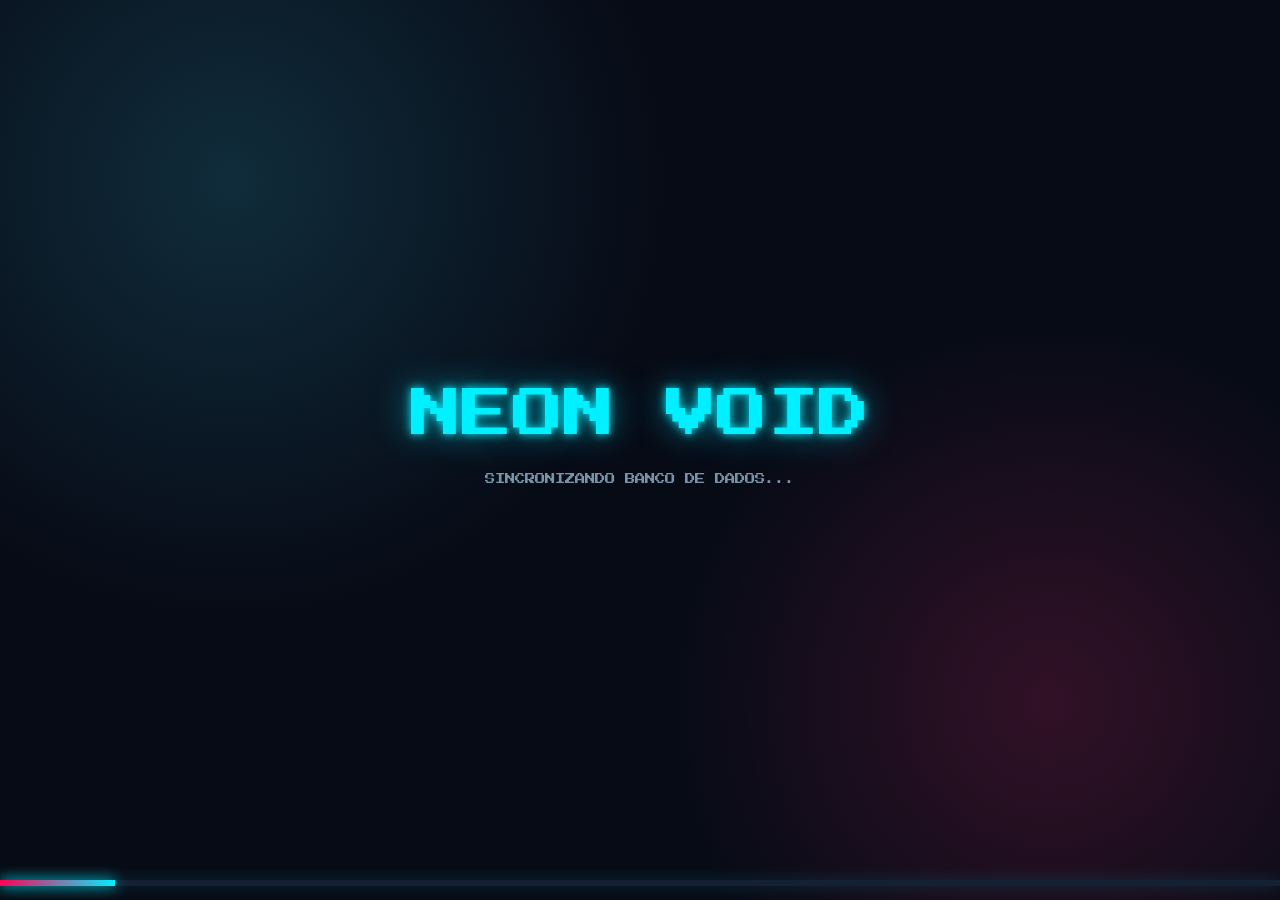
<file: index.html>
<!DOCTYPE html>
<html lang="pt-BR">

<head>
    <meta charset="UTF-8">
    <meta name="viewport" content="width=device-width, initial-scale=1.0">
    <title>Neon Void | Inicializando</title>
    <link rel="manifest" href="manifest.json">
    <link rel="preconnect" href="https://fonts.googleapis.com">
    <link rel="preconnect" href="https://fonts.gstatic.com" crossorigin>
    <link href="https://fonts.googleapis.com/css2?family=Press+Start+2P&display=swap" rel="stylesheet">
    
    <style>
        :root {
            color-scheme: dark;
            --fundo: #070b16;
            --painel: #0d1424;
            --ciano: #00f0ff;
            --magenta: #ff0055;
            --texto: #e8fbff;
            --muted: #7894a8;
        }

        * {
            box-sizing: border-box;
        }

        html,
        body {
            margin: 0;
            min-height: 100%;
        }

        body {
            min-height: 100vh;
            display: grid;
            place-items: center;
            overflow: hidden;
            color: var(--texto);
            background: radial-gradient(circle at 18% 20%, #102c3b 0, transparent 34%),
                radial-gradient(circle at 82% 78%, #321127 0, transparent 30%), var(--fundo);
            font-family: "Press Start 2P", monospace;
        }

        .tela {
            width: min(680px, 90vw);
            text-align: center;
            animation: surgir 1.8s ease both;
        }

        .marca {
            margin: 0;
            color: var(--ciano);
            font: 400 clamp(1.45rem, 6vw, 3.2rem)/1.35 "Press Start 2P", monospace;
            letter-spacing: 0;
            text-shadow: 0 0 10px var(--ciano), 0 0 34px #008da0;
        }

        .status {
            min-height: 1.5em;
            margin: 1.3rem 0 2rem;
            color: var(--muted);
            font-size: .65rem;
            line-height: 1.8;
            letter-spacing: 0;
            text-transform: uppercase;
        }

        .carregamento {
            position: fixed;
            right: 0;
            bottom: 14px;
            left: 0;
            height: 6px;
            background: #142033;
            box-shadow: 0 0 16px #00f0ff33;
        }

        .progresso {
            width: 0;
            height: 100%;
            background: linear-gradient(90deg, var(--magenta), var(--ciano));
            box-shadow: 0 0 14px var(--ciano);
            transition: width .18s linear;
        }

        .atualizacao {
            display: none;
            margin: 0 auto;
            padding: 1.4rem;
            border: 1px solid var(--magenta);
            background: #160c1aee;
            box-shadow: 0 0 24px #ff005533;
        }

        .atualizacao h2 {
            margin: 0 0 .7rem;
            color: #ff668f;
            font-size: 1rem;
            letter-spacing: .12em;
        }

        .atualizacao p {
            margin: 0 0 1rem;
            color: var(--muted);
            font-size: .65rem;
            line-height: 1.8;
        }

        .contagem {
            display: block;
            margin: 0 0 1.2rem;
            color: var(--ciano);
            font-size: .7rem;
        }

        .atualizacao button {
            border: 1px solid var(--ciano);
            padding: .7rem 1rem;
            color: var(--ciano);
            background: transparent;
            cursor: pointer;
            font: .62rem "Press Start 2P", monospace;
        }

        .atualizacao button:hover {
            background: #00f0ff18;
        }

        body.modo-atualizacao .atualizacao {
            display: block;
        }

        body.modo-atualizacao .carregamento {
            display: none;
        }

        @keyframes surgir {
            from {
                opacity: 0;
                transform: translateY(12px);
            }

            to {
                opacity: 1;
                transform: none;
            }
        }
    </style>
</head>

<body>
    <main class="tela" aria-live="polite">
        <h1 class="marca">NEON VOID</h1>
        <p class="status" id="status">Sincronizando banco de dados...</p>
        <section class="atualizacao" id="atualizacao" aria-live="assertive">
            <h2>ATUALIZAÇÃO NECESSÁRIA</h2>
            <p id="mensagem-atualizacao">Esta versão do jogo precisa ser atualizada para continuar.</p>
            <strong class="contagem" id="contagem-atualizacao"></strong>
            <button id="btn-atualizar" type="button">TENTAR NOVAMENTE</button>
        </section>
    </main>
    <div class="carregamento" aria-label="Carregamento">
        <div class="progresso" id="progresso"></div>
    </div>

    <script>
        (() => {
            const progresso = document.getElementById('progresso');
            const status = document.getElementById('status');
            const botaoAtualizar = document.getElementById('btn-atualizar');
            const mensagemAtualizacao = document.getElementById('mensagem-atualizacao');
            const contagemAtualizacao = document.getElementById('contagem-atualizacao');
            const DURACAO_CARREGAMENTO = 10000;
            const CONFIGURACAO_PADRAO = {
                versaoAtual: '1.0.0',
                versaoMinima: '1.0.0',
                atualizar: false,
                atualizacaoAgendada: { ativa: false, inicio: null, duracaoMinutos: 0 }
            };

            function compararVersoes(a, b) {
                const partesA = String(a || '0.0.0').split('.').map(Number);
                const partesB = String(b || '0.0.0').split('.').map(Number);
                for (let indice = 0; indice < 3; indice += 1) {
                    const valorA = Number.isFinite(partesA[indice]) ? partesA[indice] : 0;
                    const valorB = Number.isFinite(partesB[indice]) ? partesB[indice] : 0;
                    if (valorA !== valorB) return valorA - valorB;
                }
                return 0;
            }

            function obterJanelaAtualizacao(configuracao) {
                const agendamento = configuracao.atualizacaoAgendada;
                if (!agendamento || agendamento.ativa !== true || !agendamento.inicio) return null;
                const inicio = new Date(agendamento.inicio).getTime();
                const fim = inicio + Math.max(Number(agendamento.duracaoMinutos) || 0, 0) * 60000;
                if (!Number.isFinite(inicio) || !Number.isFinite(fim) || Date.now() < inicio || Date.now() >= fim) return null;
                return { inicio, fim };
            }

            function exibirTelaAtualizacao(configuracao, janela) {
                document.body.classList.add('modo-atualizacao');
                status.textContent = janela ? 'Atualização programada em andamento' : 'Banco de dados incompatível';
                if (configuracao.atualizacaoAgendada?.mensagem) mensagemAtualizacao.textContent = configuracao.atualizacaoAgendada.mensagem;
                if (janela) {
                    const atualizarContagem = () => {
                        const restante = Math.max(janela.fim - Date.now(), 0);
                        const minutos = Math.floor(restante / 60000);
                        const segundos = Math.floor((restante % 60000) / 1000).toString().padStart(2, '0');
                        contagemAtualizacao.textContent = `RETORNO ESTIMADO: ${minutos}M ${segundos}S`;
                        if (restante <= 0) window.location.reload();
                    };
                    atualizarContagem();
                    setInterval(atualizarContagem, 1000);
                }
            }

            async function iniciar() {
                let configuracao = CONFIGURACAO_PADRAO;
                try {
                    const resposta = await fetch('data/versao.json', { cache: 'no-store' });
                    if (resposta.ok) configuracao = { ...configuracao, ...await resposta.json() };
                } catch (erro) {
                    console.warn('Não foi possível ler o controle de versão:', erro);
                }

                const versaoInstalada = localStorage.getItem('nv_versao_dados') || configuracao.versaoAtual;
                const janelaAtualizacao = obterJanelaAtualizacao(configuracao);
                const precisaAtualizar = configuracao.atualizar === true || janelaAtualizacao ||
                    compararVersoes(versaoInstalada, configuracao.versaoMinima) < 0;
                if (precisaAtualizar) {
                    exibirTelaAtualizacao(configuracao, janelaAtualizacao);
                    return;
                }

                localStorage.setItem('nv_versao_dados', configuracao.versaoAtual);
                let valor = 0;
                const inicioCarregamento = Date.now();
                const temporizador = setInterval(() => {
                    valor = Math.min(((Date.now() - inicioCarregamento) / DURACAO_CARREGAMENTO) * 100, 100);
                    progresso.style.width = `${valor}%`;
                    if (valor >= 100) {
                        clearInterval(temporizador);
                        status.textContent = 'Carregamento concluído';
                        setTimeout(() => { window.location.href = 'UI/menu.html'; }, 700);
                    }
                }, 100);
            }

            botaoAtualizar.addEventListener('click', () => {
                window.location.reload();
            });
            iniciar();
        })();
    </script>
</body>

</html>
</file>
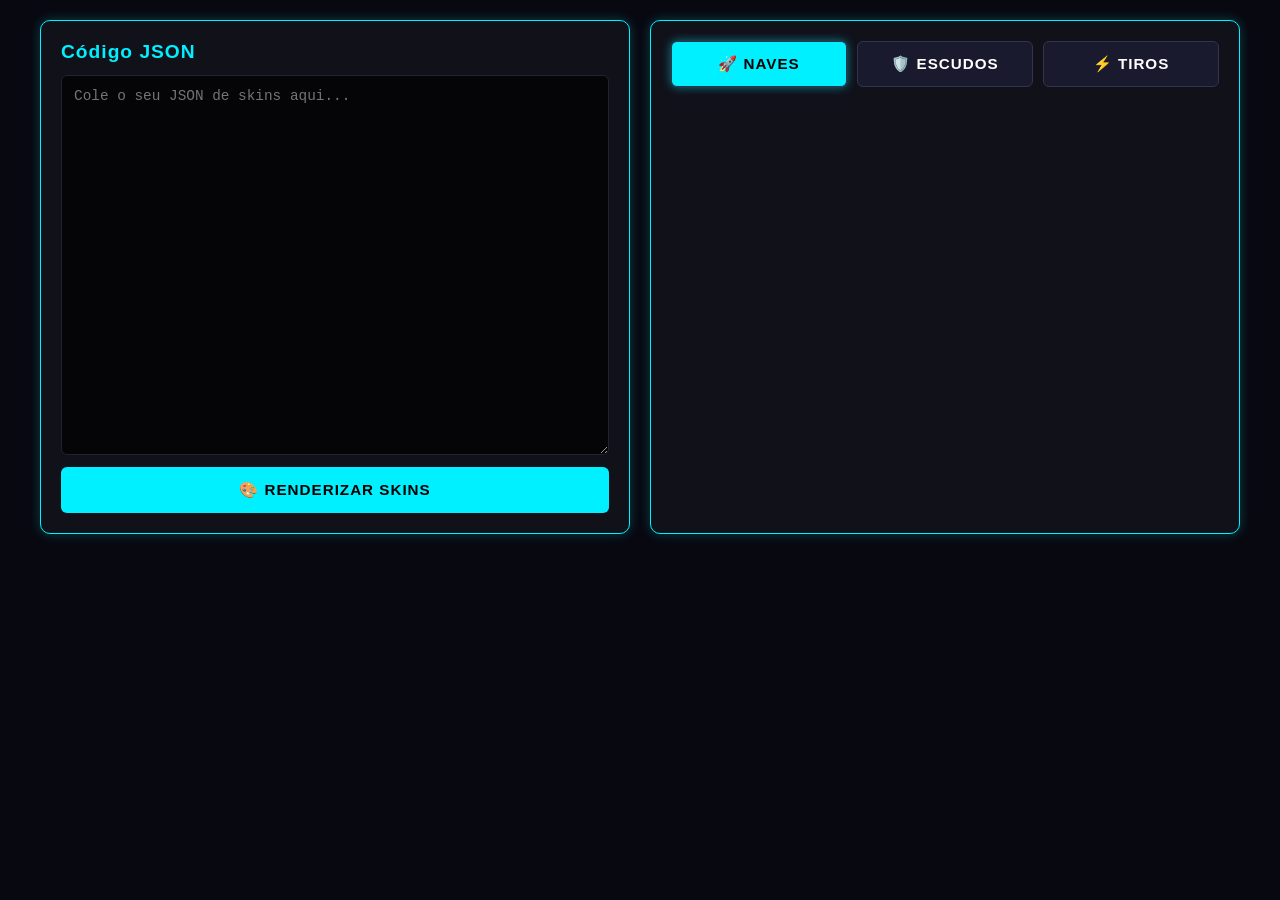
<file: programa/index.html>
<!DOCTYPE html>
<html lang="pt-BR">

<head>
    <meta charset="UTF-8">
    <meta name="viewport" content="width=device-width, initial-scale=1.0">
    <title>Visualizador de Skins - Neon Void</title>
    <link rel="stylesheet" href="style.css">
</head>

<body>
    <div class="editor-container">
        <!-- ÁREA DO EDITOR DE JSON -->
        <div class="painel-json">
            <h2>Código JSON</h2>
            <textarea id="json-input" placeholder="Cole o seu JSON de skins aqui..."></textarea>
            <button id="btn-renderizar">🎨 RENDERIZAR SKINS</button>
        </div>

        <!-- ÁREA DE VISUALIZAÇÃO -->
        <div class="painel-preview">
            <!-- NAVEGAÇÃO DAS 3 ABAS -->
            <div class="abas-navegacao">
                <button class="btn-aba ativa" data-aba="nave">🚀 NAVES</button>
                <button class="btn-aba" data-aba="escudo">🛡️ ESCUDOS</button>
                <button class="btn-aba" data-aba="tiro">⚡ TIROS</button>
            </div>

            <!-- DISPLAY DE RENDERIZAÇÃO DAS SKINS -->
            <div id="grid-skins" class="grid-skins">
                <!-- As skins serão renderizadas aqui -->
            </div>
        </div>
    </div>

    <script src="renderizador.js"></script>
    <script src="visualizador.js"></script>
    <script src="app.js"></script>
</body>

</html>
</file>
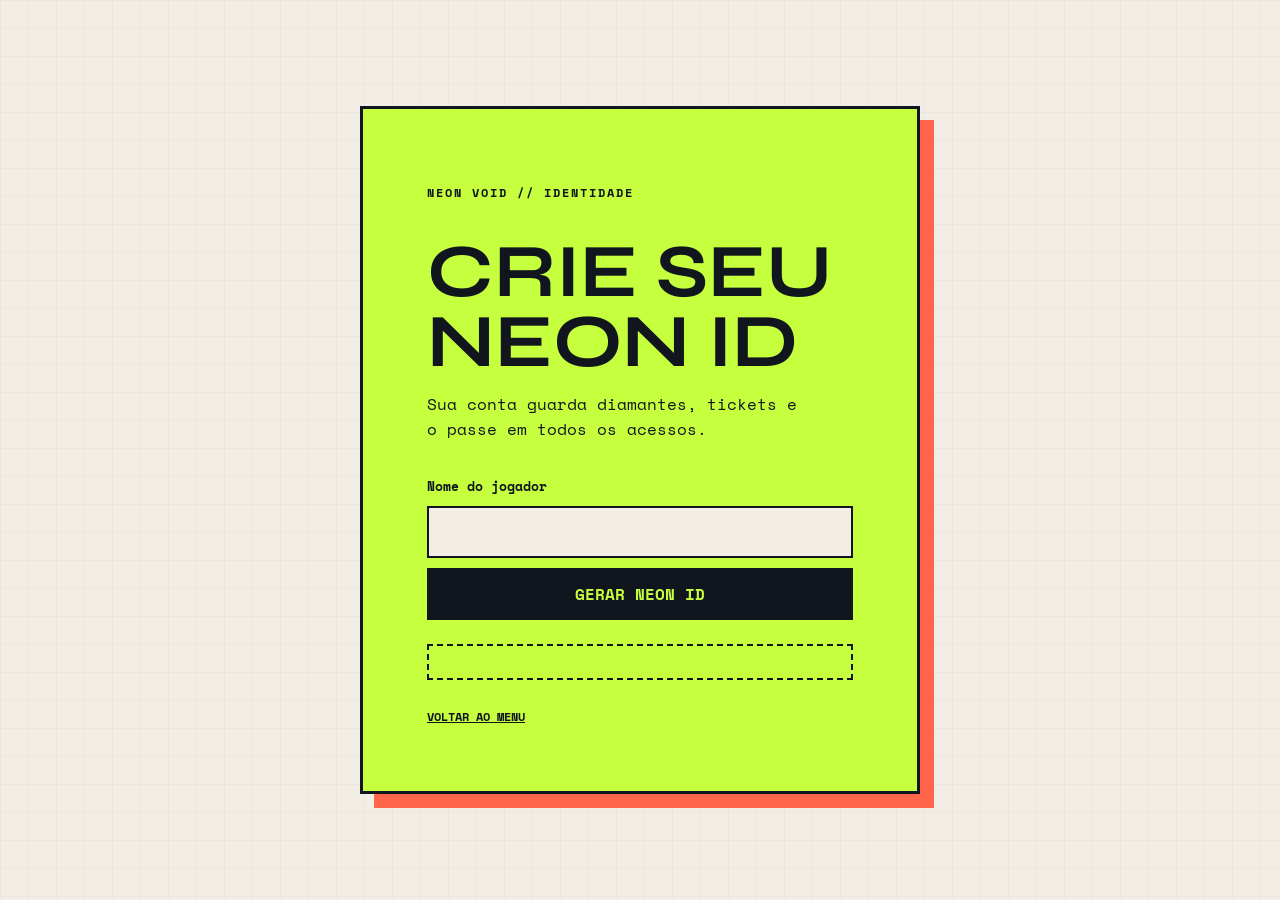
<file: Neon ID/neonID.HTML>
<!DOCTYPE html>
<html lang="pt-BR">

<head>
    <meta charset="UTF-8">
    <meta name="viewport" content="width=device-width, initial-scale=1.0">
    <title>Neon Void - Neon ID</title>
    <link rel="stylesheet" href="neonID.css">
</head>

<body>
    <main class="id-shell">
        <p class="eyebrow">NEON VOID // IDENTIDADE</p>
        <h1>CRIE SEU NEON ID</h1>
        <p class="intro">Sua conta guarda diamantes, tickets e o passe em todos os acessos.</p>
        <form id="form-conta">
            <label for="nome-jogador">Nome do jogador</label>
            <input id="nome-jogador" name="nome" maxlength="24" autocomplete="nickname" required>
            <button type="submit">GERAR NEON ID</button>
        </form>
        <div id="resultado-conta" class="resultado" hidden></div>
        <a class="link-voltar" href="../UI/menu.html">VOLTAR AO MENU</a>
    </main>
    <script src="../js/conta.js"></script>
    <script src="neonID.js"></script>
    <script src="../js/controle-versao.js"></script>
</body>

</html>
</file>
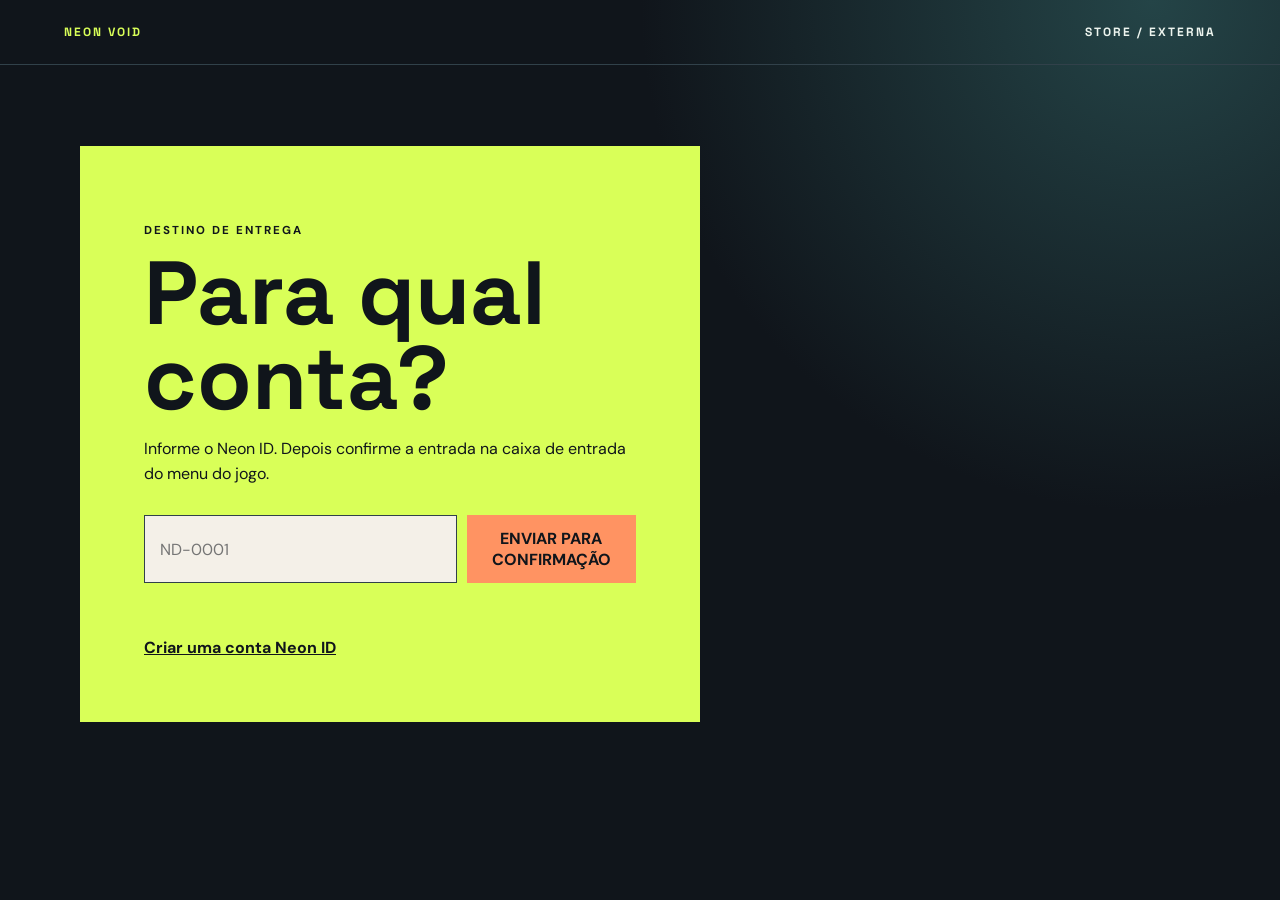
<file: Store/store.html>
<!DOCTYPE html>
<html lang="pt-BR">

<head>
    <meta charset="UTF-8">
    <meta name="viewport" content="width=device-width, initial-scale=1.0">
    <title>Neon Void Store</title>
    <link rel="stylesheet" href="store.css">
</head>

<body>
    <header class="topbar"><a href="../UI/menu.html">NEON VOID</a><span>STORE / EXTERNA</span></header>
    <main>
        <section id="gate" class="gate">
            <p class="kicker">DESTINO DE ENTREGA</p>
            <h1>Para qual conta?</h1>
            <p>Informe o Neon ID. Depois confirme a entrada na caixa de entrada do menu do jogo.</p>
            <form id="form-destino"><input id="id-destino" placeholder="ND-0001" autocomplete="off"
                    required><button>ENVIAR PARA CONFIRMAÇÃO</button></form>
            <p id="status-gate" class="status"></p>
            <a href="../Neon ID/neonID.HTML">Criar uma conta Neon ID</a>
        </section>

        <section id="store-content" hidden>
            <div class="store-heading">
                <div>
                    <p class="kicker">CONTA AUTORIZADA</p>
                    <h1 id="conta-nome">STORE</h1>
                </div>
                <div class="saldo"><span id="saldo-tickets">0</span> TICKETS <strong><span id="saldo-diamantes">0</span>
                        💎</strong></div>
            </div>
            <section class="guess-panel">
                <div>
                    <p class="kicker">CONTRATO DIÁRIO</p>
                    <h2>ADIVINHE O NÚMERO</h2>
                    <p>Escolha um número de 1 a 200. Acertou? +1 ticket. Você tem 40 tentativas por dia.</p>
                </div>
                <div id="opcoes-palpite" class="opcoes-palpite" aria-label="Escolha um número"></div>
                <p id="resultado-palpite" class="status"></p><small id="tentativas"></small>
            </section>
            <section>
                <div class="section-title">
                    <p class="kicker">CATÁLOGO</p>
                    <h2>Diamantes e temporada</h2>
                </div>
                <div id="catalogo" class="catalogo"></div>
            </section>
        </section>
    </main>
    <script src="../js/conta.js"></script>
    <script src="store.js"></script>
    <script src="../js/controle-versao.js"></script>
</body>

</html>
</file>
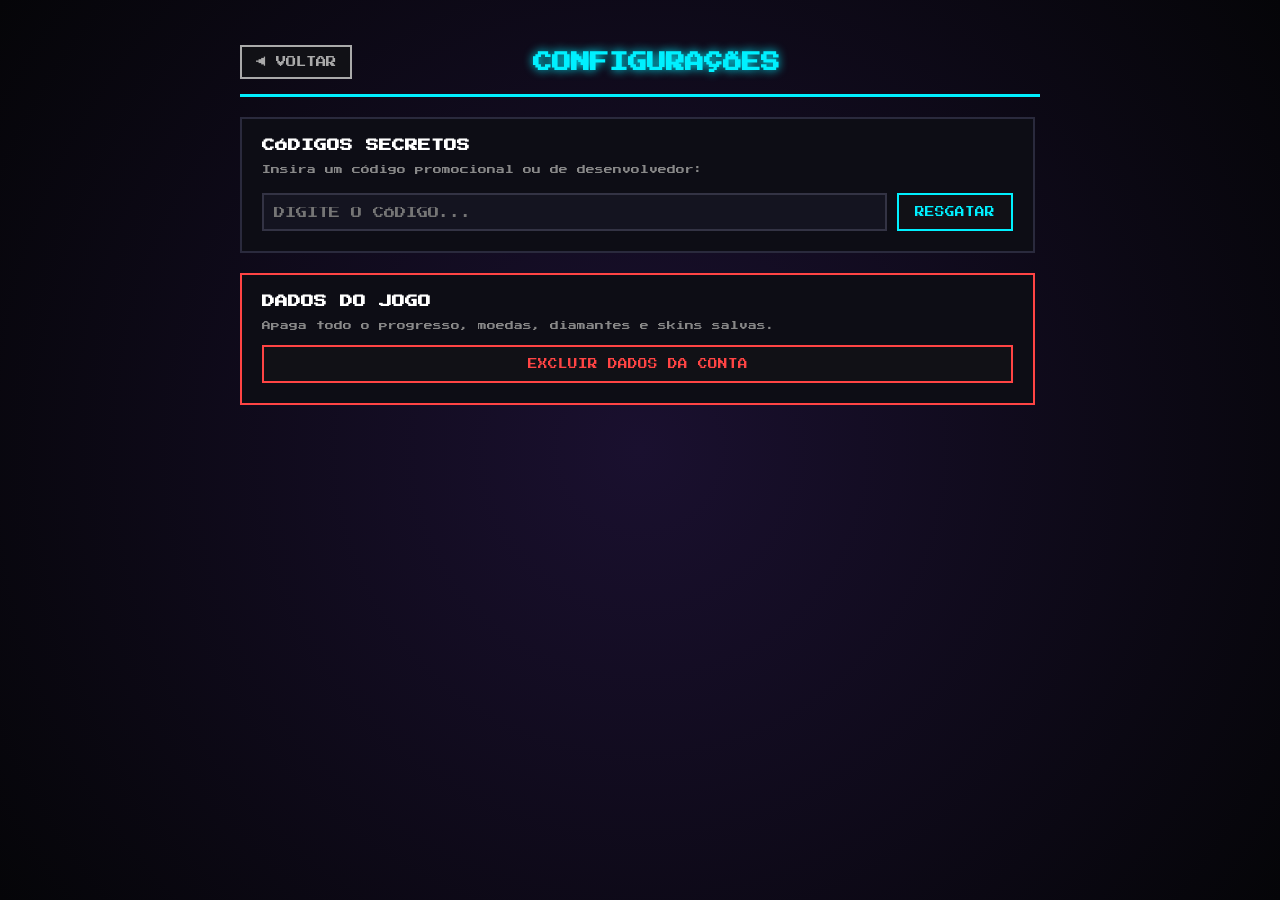
<file: UI/configuracoes.html>
<!DOCTYPE html>
<html lang="pt-BR">

<head>
    <meta charset="UTF-8">
    <meta name="viewport" content="width=device-width, initial-scale=1.0">
    <title>Neon Void - Configurações</title>
    <link href="https://fonts.googleapis.com/css2?family=Press+Start+2P&display=swap" rel="stylesheet">
    <link rel="stylesheet" href="../css/configuracoes.css">
</head>

<body>

    <div class="config-container">

        <!-- CABEÇALHO -->
        <header class="header-config">
            <button id="btn-voltar" class="btn-voltar">◀ VOLTAR</button>
            <h1 class="titulo-config">CONFIGURAÇÕES</h1>
            <div style="width: 80px;"></div> <!-- Espaçador para centralizar o título -->
        </header>

        <!-- PAINEL PRINCIPAL -->
        <main class="painel-config">

            <!-- SEÇÃO: CÓDIGOS SECRETOS -->
            <section class="card-config">
                <h2>CÓDIGOS SECRETOS</h2>
                <p class="desc-card">Insira um código promocional ou de desenvolvedor:</p>
                <div class="grupo-input">
                    <input type="text" id="input-codigo" placeholder="DIGITE O CÓDIGO..." maxlength="10">
                    <button id="btn-resgatar-codigo" class="btn-acao btn-neon">RESGATAR</button>
                </div>
            </section>

            <!-- SEÇÃO: DADOS DA CONTA -->
            <section class="card-config perigo">
                <h2>DADOS DO JOGO</h2>
                <p class="desc-card">Apaga todo o progresso, moedas, diamantes e skins salvas.</p>
                <button id="btn-resetar-dados" class="btn-acao btn-perigo">EXCLUIR DADOS DA CONTA</button>
            </section>

            <!-- PAINEL ADM (ESCONDIDO POR PADRÃO) -->
            <section id="painel-adm" class="card-config adm escondido">
                <h2 class="titulo-adm">⚡ MODO ADM ATIVADO ⚡</h2>
                <p class="desc-card">Edição direta do Banco Central do jogo:</p>

                <div class="grid-adm">
                    <div class="item-adm">
                        <label>Moedas:</label>
                        <input type="number" id="adm-moedas">
                    </div>
                    <div class="item-adm">
                        <label>Diamantes:</label>
                        <input type="number" id="adm-diamantes">
                    </div>
                    <div class="item-adm checkbox-item">
                        <label for="adm-passe">Passe Premium Liberado:</label>
                        <input type="checkbox" id="adm-passe">
                    </div>
                    <div class="item-adm checkbox-item">
                        <label for="adm-rgb">Pacote RGB Liberado:</label>
                        <input type="checkbox" id="adm-rgb">
                    </div>
                    <!-- NOVA OPÇÃO DE ADM -->
                    <div class="item-adm checkbox-item" style="grid-column: span 2;">
                        <label for="adm-desbloquear-niveis-passe">Desbloquear Todos Níveis do Passe (15/15):</label>
                        <input type="checkbox" id="adm-desbloquear-niveis-passe">
                    </div>
                </div>

                <button id="btn-salvar-adm" class="btn-acao btn-adm">SALVAR ALTERAÇÕES</button>
            </section>

        </main>
    </div>

    <script src="../js/conta.js"></script>
    <script src="../js/economia.js"></script>
    <script src="../js/configuracoes.js"></script>
    <script src="../js/controle-versao.js"></script>
</body>

</html>
</file>
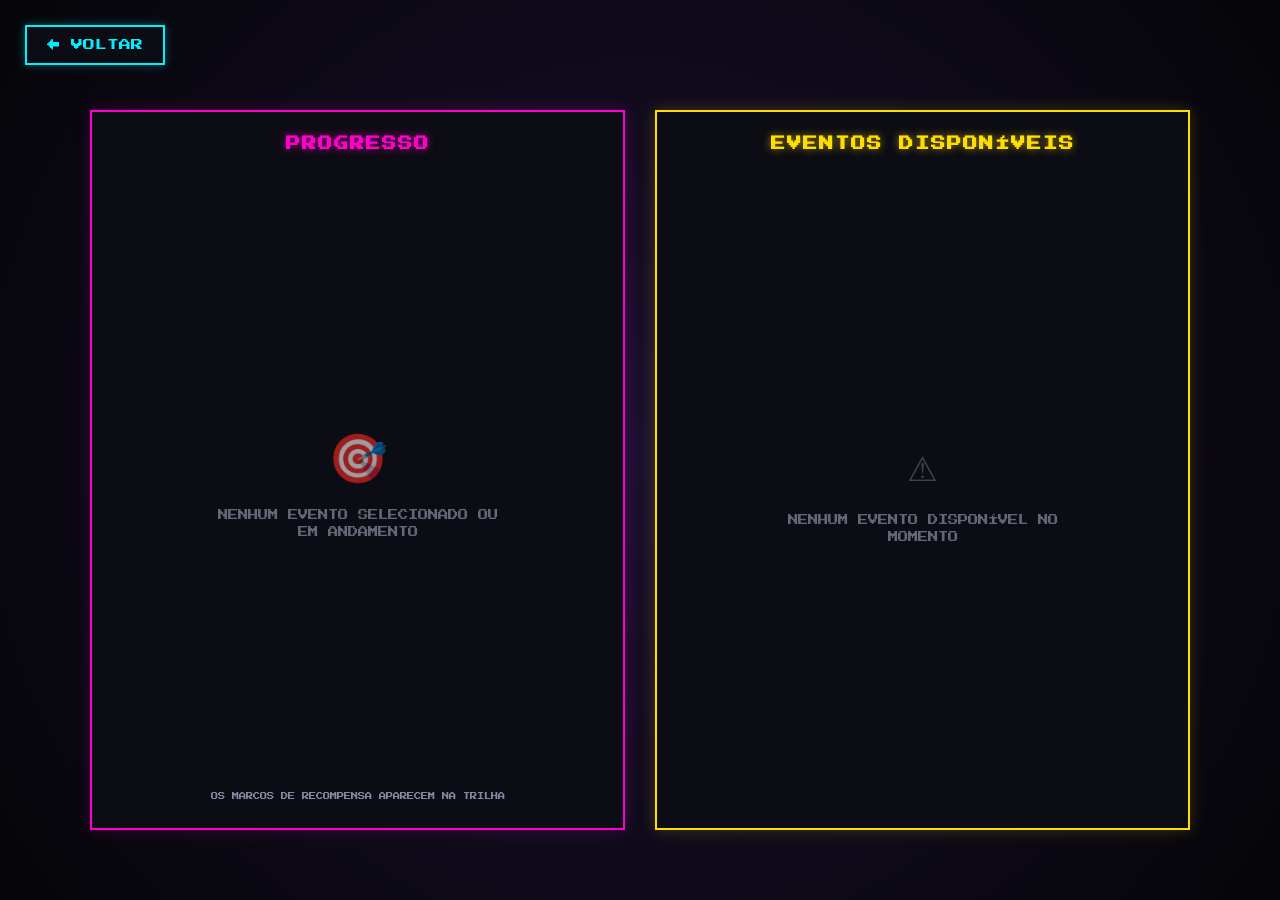
<file: UI/eventos.html>
<!DOCTYPE html>
<html lang="pt-BR">

<head>
    <meta charset="UTF-8">
    <meta name="viewport" content="width=device-width, initial-scale=1.0">
    <title>Neon Void - Eventos</title>
    <link href="https://fonts.googleapis.com/css2?family=Press+Start+2P&display=swap" rel="stylesheet">
    <link rel="stylesheet" href="../css/eventos.css">
</head>

<body>

    <!-- BOTÃO DE VOLTAR PARA O MENU -->
    <button class="btn-voltar" id="btn-voltar">← VOLTAR</button>

    <!-- CONTAINER PRINCIPAL -->
    <main class="eventos-container">

        <!-- PAINEL ESQUERDO: PROGRESSO / TRILHA DO EVENTO ATIVO -->
        <section class="painel-evento painel-progresso">
            <h2 class="titulo-painel">PROGRESSO</h2>

            <!-- Estado 1: Nenhum evento ativo selecionado -->
            <div class="estado-vazio" id="vazio-progresso">
                <span class="icone-vazio">🎯</span>
                <p>NENHUM EVENTO SELECIONADO OU EM ANDAMENTO</p>
            </div>

            <!-- Estado 2: Trilha de Fases (Injetado via JS caso haja evento ativo) -->
            <div class="trilha-fases" id="trilha-fases" style="display: none;">
                <!-- As fases em escadinha serão geradas aqui -->
            </div>
            <p class="legenda-recompensas">OS MARCOS DE RECOMPENSA APARECEM NA TRILHA</p>
        </section>

        <!-- PAINEL DIREITO: LISTA DE EVENTOS -->
        <section class="painel-evento painel-lista">
            <h2 class="titulo-painel">EVENTOS DISPONÍVEIS</h2>

            <!-- Estado 1: Nenhum evento disponível no momento -->
            <div class="estado-vazio" id="vazio-lista">
                <span class="icone-vazio">⚠️</span>
                <p>NENHUM EVENTO DISPONÍVEL NO MOMENTO</p>
            </div>

            <!-- Estado 2: Lista de Cards de Evento (Injetado via JS) -->
            <div class="cards-lista" id="cards-lista" style="display: none;">
                <!-- Os cards de evento aparecerão aqui -->
            </div>
        </section>

    </main>

    <script src="../js/eventos.js"></script>
    <script src="../js/controle-versao.js"></script>
</body>

</html>
</file>
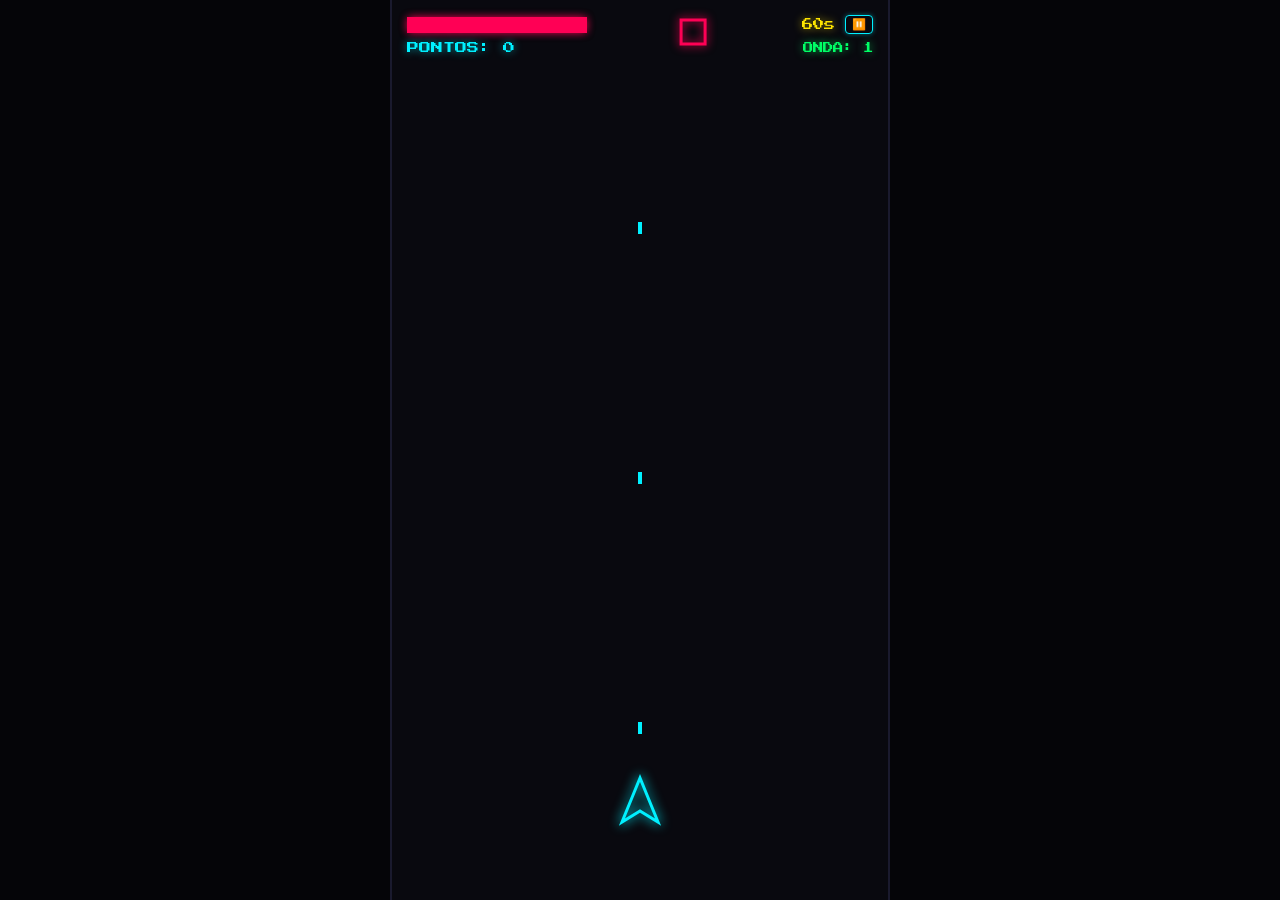
<file: UI/jogo.html>
<!DOCTYPE html>
<html lang="pt-BR">

<head>
    <meta charset="UTF-8">
    <meta name="viewport" content="width=device-width, initial-scale=1.0, maximum-scale=1.0, user-scalable=no">
    <title>Neon Void - Arena de Combate</title>
    <link rel="preconnect" href="https://fonts.googleapis.com">
    <link rel="preconnect" href="https://fonts.gstatic.com" crossorigin>
    <link href="https://fonts.googleapis.com/css2?family=Press+Start+2P&display=swap" rel="stylesheet">
    <link rel="stylesheet" href="../css/jogo.css">
</head>

<body>

    <div id="game-container">
        <!-- Canvas do Jogo -->
        <canvas id="canvasJogo"></canvas>

        <!-- MODAL DE ESCOLHA INICIAL (MODO CAOS) -->
        <div id="modal-escolha-inicial" class="modal-overlay" style="display: none;">
            <div class="modal-card">
                <h2>ESCOLHA SUA HABILIDADE</h2>
                <div class="opcoes-container" id="container-opcoes">
                    <!-- Os botões de escolha serão injetados dinamicamente via JS -->
                </div>
            </div>
        </div>

        <!-- HUD (Interface) -->
        <div id="hud">
            <div class="hud-row">
                <div class="barra-vida-container">
                    <div id="barra-vida-fill"></div>
                </div>
                <div style="display: flex; gap: 10px; align-items: center;">
                    <div class="tempo-txt" id="hud-tempo">60s</div>
                    <button id="btn-pause" class="btn-hud-pause">⏸️</button>
                </div>
            </div>
            <div class="hud-row">
                <div class="pontos-txt" id="hud-pontos">PONTOS: 0</div>
                <div class="fase-txt" id="hud-fase">ONDA: 1</div>
            </div>
        </div>

        <!-- Alerta Nave Mãe -->
        <div id="alerta-boss">
            ⚠️ ALERTA DE AMEAÇA ⚠️<br><br>NAVE-MÃE DETECTADA!
        </div>

        <!-- Tela de Pause -->
        <div id="pause-screen" class="overlay-tela">
            <h1 class="titulo-go" style="color: #00f0ff;">JOGO PAUSADO</h1>
            <button class="btn-go" id="btn-retomar">CONTINUAR</button>
            <button class="btn-menu-go" id="btn-pause-menu">MENU PRINCIPAL</button>
        </div>

        <!-- Tela de Game Over -->
        <div id="game-over-screen" class="overlay-tela">
            <h1 class="titulo-go" id="go-titulo">FIM DE JOGO</h1>

            <div class="caixa-resumo">
                <div class="resumo-linha">
                    <span>PONTUAÇÃO:</span>
                    <span id="go-pontos">0</span>
                </div>
                <div class="resumo-linha">
                    <span>INIMIGOS:</span>
                    <span id="go-inimigos">0</span>
                </div>
                <div class="resumo-linha">
                    <span>ONDAS SOBREVIVIDAS:</span>
                    <span id="go-ondas" style="color: #ffe600;">1</span>
                </div>
                <hr style="border-color: #1a1a2e; margin: 4px 0;">
                <div class="resumo-linha">
                    <span>MOEDAS (+10p):</span>
                    <span class="resumo-destaque" id="go-moedas">+0 🪙</span>
                </div>
                <div class="resumo-linha">
                    <span>XP DO PASSE:</span>
                    <span class="resumo-destaque" id="go-xp">+0 XP</span>
                </div>
            </div>

            <button class="btn-go" id="btn-jogar-novamente">JOGAR NOVAMENTE</button>
            <button class="btn-menu-go" id="btn-voltar-menu">MENU PRINCIPAL</button>
        </div>
    </div>

    <!-- Import do Banco de Skins e Lógica do Jogo -->
    <script src="../js/renderizador.js"></script>
    <script src="../js/skins.js"></script>
    <script src="../js/conta.js"></script>
    <script src="../js/economia.js"></script>
    <script src="../js/jogo.js"></script>
    <script src="../js/controle-versao.js"></script>
</body>

</html>
</file>
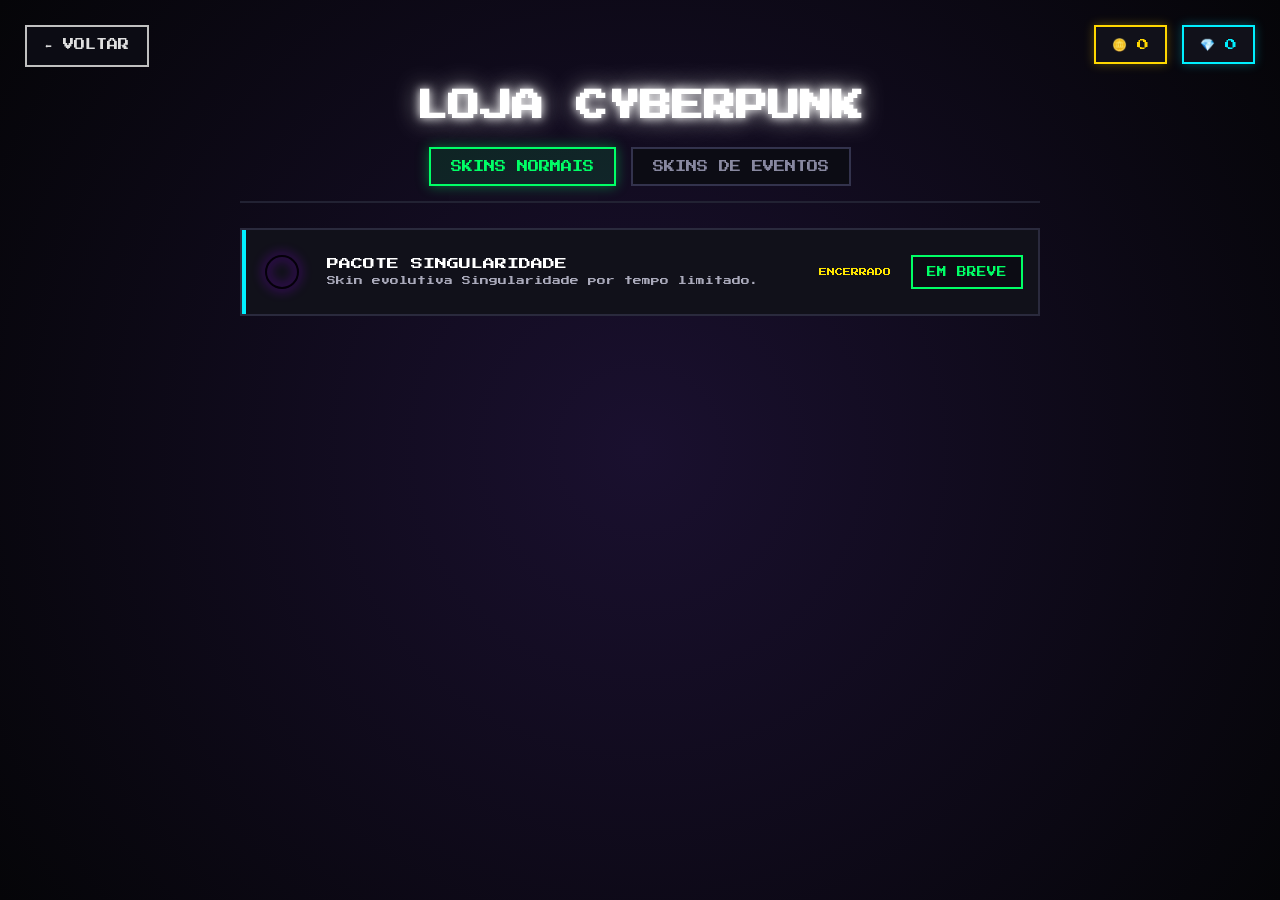
<file: UI/loja.html>
<!DOCTYPE html>
<html lang="pt-BR">

<head>
    <meta charset="UTF-8">
    <meta name="viewport" content="width=device-width, initial-scale=1.0">
    <title>Neon Void - Loja</title>
    <link href="https://fonts.googleapis.com/css2?family=Press+Start+2P&display=swap" rel="stylesheet">
    <link rel="stylesheet" href="../css/loja.css">
</head>

<body>

    <!-- PAINEL CENTRAL DE ECONOMIA -->
    <div class="central-economia">
        <div class="card-moeda ouro">
            <span class="icone-moeda">🪙</span>
            <span id="saldo-moedas">0</span>
        </div>
        <div class="card-moeda diamante">
            <span class="icone-moeda">💎</span>
            <span id="saldo-diamantes">0</span>
        </div>
    </div>

    <!-- BOTÃO VOLTAR -->
    <button id="btn-voltar" class="btn-voltar">⬅ VOLTAR</button>

    <main class="loja-wrapper">
        <h1 class="titulo-loja">LOJA CYBERPUNK</h1>

        <!-- ABAS DA LOJA -->
        <div class="navegacao-abas">
            <button class="btn-aba ativa" data-aba="normais">SKINS NORMAIS</button>
            <button class="btn-aba" data-aba="eventos">SKINS DE EVENTOS</button>
        </div>

        <!-- CONTEÚDO DAS ABAS -->
        <div class="conteudo-loja">
            <section id="aba-normais" class="secao-aba ativa">
                <div id="container-destaques" class="grid-cards"></div>
            </section>

            <section id="aba-eventos" class="secao-aba">
                <div id="container-eventos" class="grid-cards"></div>
            </section>
        </div>
    </main>

    <!-- MODAL DA ROLETA DE EVENTOS (Baseado no esboço) -->
    <div id="modal-roleta" class="modal-overlay oculto">
        <div class="modal-roleta-conteudo">
            <button id="btn-fechar-roleta" class="btn-fechar-x">✕</button>

            <div class="roleta-layout">
                <!-- Esquerda: Botão de Giro e Custo -->
                <div class="roleta-coluna-esquerda">
                    <div class="saldo-roleta">DIAMANTES <strong id="saldo-roleta">0</strong></div>
                    <div class="acoes-roleta">
                        <button id="btn-girar-roleta" class="btn-girar">GIRO 1X<br><span id="custo-roleta-texto">💎
                                15</span></button>
                        <button id="btn-girar-5x" class="btn-girar btn-girar-5x">GIRO 5X<br><span>💎 75</span></button>
                    </div>
                </div>

                <!-- Centro: A Roleta Giratória em Canvas -->
                <div class="roleta-coluna-centro">
                    <div class="ponteiro-roleta">▲</div>
                    <canvas id="canvas-roleta" width="220" height="220"></canvas>
                </div>

                <!-- Direita: Skin Principal e Porcentagem -->
                <div class="roleta-coluna-direita">
                    <div class="card-skin-destaque-roleta">
                        <span class="label-skin">SKIN</span>
                        <div id="preview-skin-roleta" class="preview-box"></div>
                        <span id="porcentagem-skin-roleta" class="tag-porcentagem">5%</span>
                    </div>
                    <div id="lista-recompensas-roleta" class="lista-recompensas-roleta"></div>
                </div>
            </div>
        </div>
    </div>

    <!-- MODAL DE CONFIRMAÇÃO DE COMPRA/PREMIO -->
    <div id="modal-sucesso" class="modal-overlay oculto">
        <div class="modal-conteudo">
            <h3 id="modal-titulo">ITEM ADQUIRIDO!</h3>
            <div id="modal-preview" class="modal-preview"></div>
            <p id="modal-mensagem">Você obteve uma nova skin!</p>
            <button id="btn-fechar-modal" class="btn-modal">INCRÍVEL!</button>
        </div>
    </div>

    <script src="../js/conta.js"></script>
    <script src="../js/economia.js"></script>
    <script src="../js/loja.js"></script>
    <script src="../js/controle-versao.js"></script>
</body>

</html>
</file>
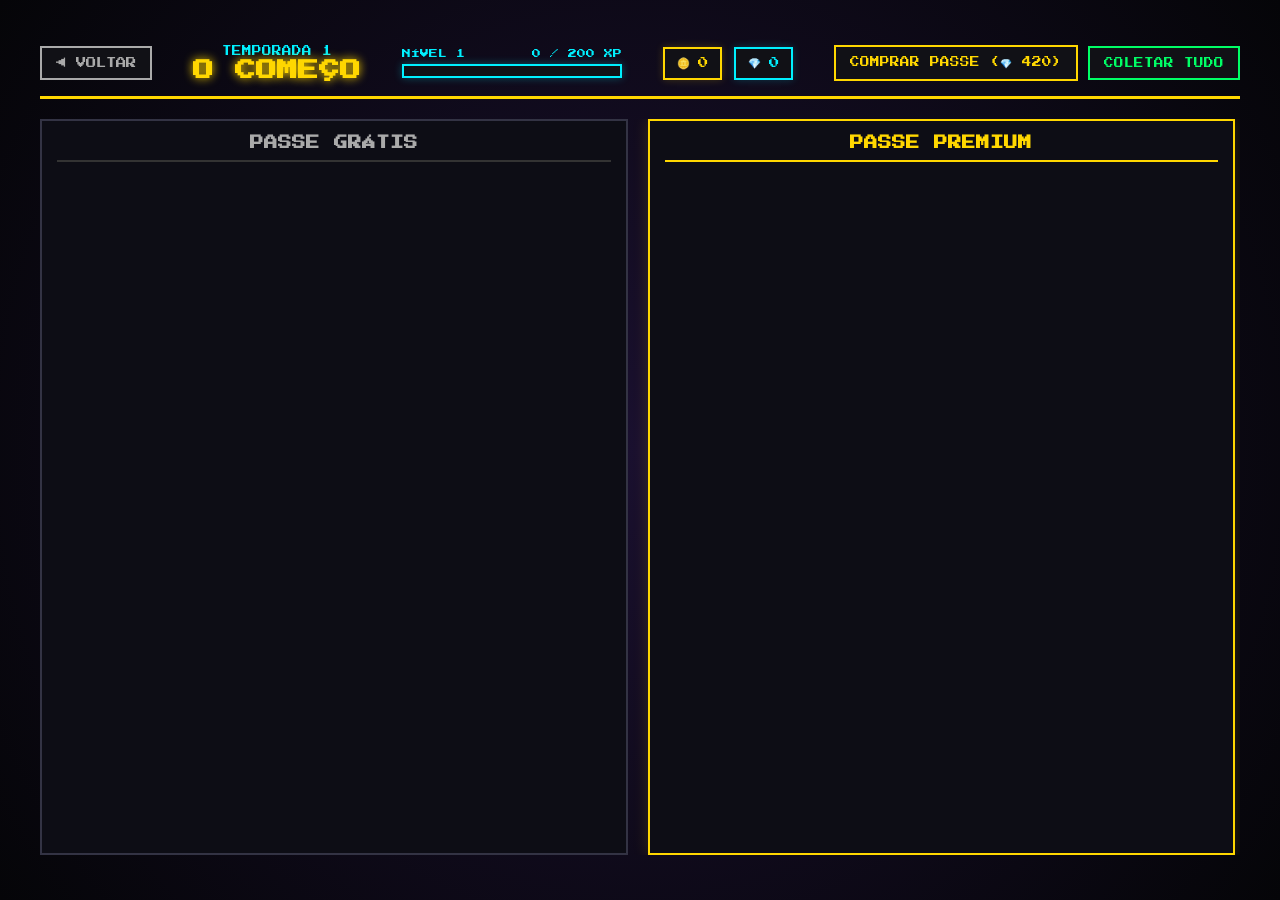
<file: UI/passe.html>
<!DOCTYPE html>
<html lang="pt-BR">

<head>
    <meta charset="UTF-8">
    <meta name="viewport" content="width=device-width, initial-scale=1.0">
    <title>Neon Void - Passe de Batalha</title>
    <link href="https://fonts.googleapis.com/css2?family=Press+Start+2P&display=swap" rel="stylesheet">
    <link rel="stylesheet" href="../css/passe.css">
</head>

<body>

    <div class="passe-container">

        <!-- CABEÇALHO / HEADER -->
        <header class="header-passe">
            <button id="btn-voltar" class="btn-voltar">◀ VOLTAR</button>

            <div class="titulo-temporada">
                <span class="sub-temp">TEMPORADA 1</span>
                <h1 class="nome-temp">O COMEÇO</h1>
            </div>
            <!-- INSIRA DENTRO DO <header class="header-passe"> -->
            <div class="container-xp">
                <div class="info-xp">
                    <span id="texto-nivel">NÍVEL 1</span>
                    <span id="texto-xp">0 / 200 XP</span>
                </div>
                <div class="barra-xp-bg">
                    <div id="barra-xp-fill" class="barra-xp-fill" style="width: 0%;"></div>
                </div>
            </div>

            <!-- CONTADORES DE MOEDAS E DIAMANTES -->
            <div class="central-recursos">
                <div class="card-recurso ouro">
                    <span>🪙</span> <span id="qtd-moedas">0</span>
                </div>
                <div class="card-recurso diamante">
                    <span>💎</span> <span id="qtd-diamantes">0</span>
                </div>
            </div>

            <!-- BOTÕES DE COMPRA E COLETAR -->
            <div class="painel-acoes">
                <button id="btn-comprar-passe" class="btn-acao btn-comprar">COMPRAR PASSE (💎 420)</button>
                <button id="btn-coletar-tudo" class="btn-acao btn-coletar-tudo">COLETAR TUDO</button>
            </div>
        </header>

        <!-- CONTAINER DAS DUAS TRILHAS -->
        <main class="trilha-container">

            <!-- COLUNA GRÁTIS -->
            <section class="coluna-passe">
                <h2 class="titulo-coluna">PASSE GRÁTIS</h2>
                <div id="lista-gratis" class="lista-nivieis"></div>
            </section>

            <!-- COLUNA PREMIUM -->
            <section class="coluna-passe premium">
                <h2 class="titulo-coluna dourado">PASSE PREMIUM</h2>
                <div id="lista-premium" class="lista-nivieis"></div>
            </section>

        </main>

    </div>

    <!-- MODAL DA CAIXA DA SORTE -->
    <div id="modal-caixa" class="modal-caixa escondido">
        <div class="conteudo-caixa">
            <h3>CAIXA DA SORTE</h3>
            <div class="animacao-caixa">🎁</div>
            <p id="resultado-caixa">Sorteando moedas...</p>
            <button id="btn-coletar-caixa" class="btn-coletar escondido">COLETAR</button>
        </div>
    </div>

    <script src="../js/conta.js"></script>
    <script src="../js/economia.js"></script>
    <script src="../js/passe.js"></script>
    <script src="../js/controle-versao.js"></script>
</body>

</html>
</file>
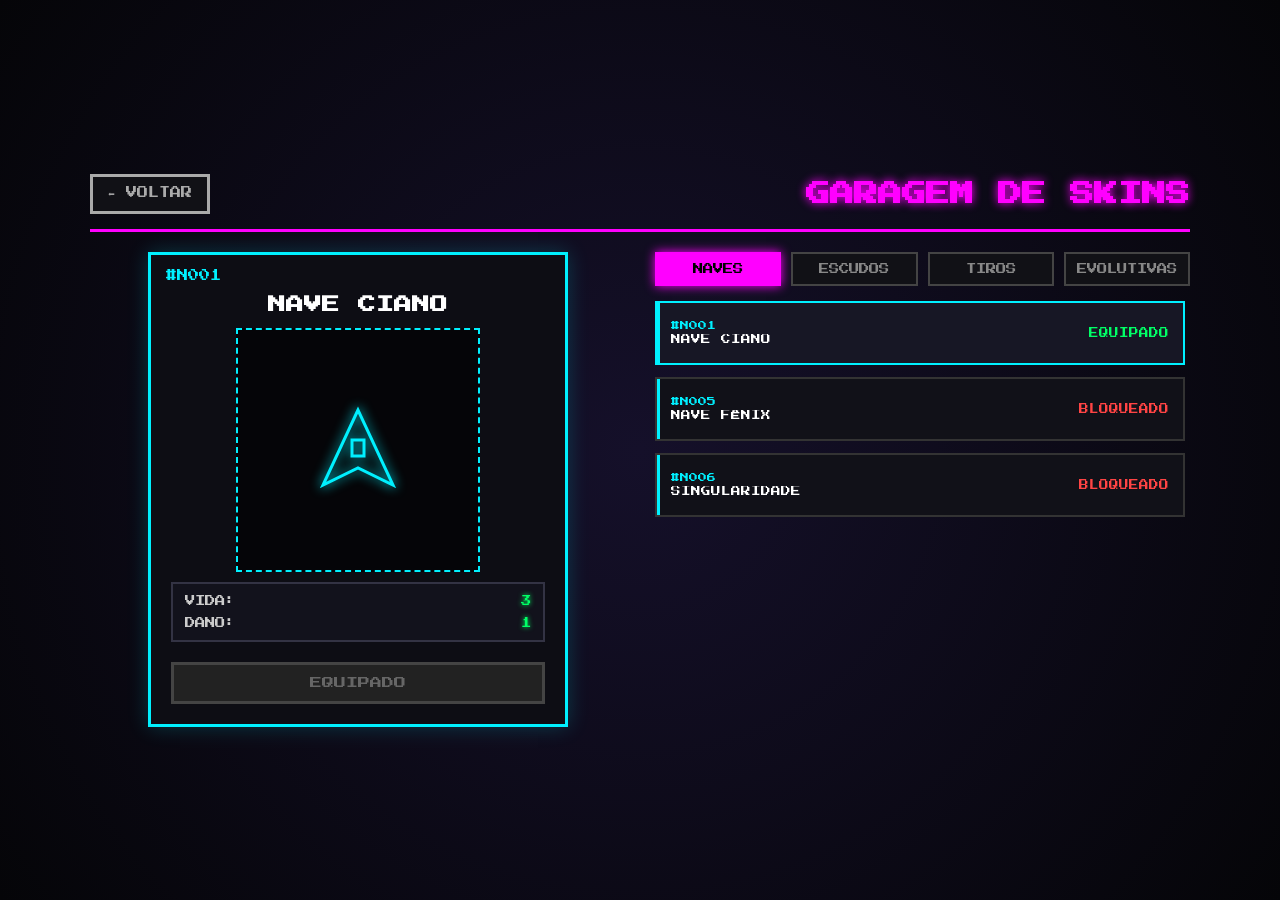
<file: UI/skins.html>
<!DOCTYPE html>
<html lang="pt-BR">

<head>
    <meta charset="UTF-8">
    <meta name="viewport" content="width=device-width, initial-scale=1.0">
    <title>Neon Void - Garagem de Skins</title>
    <link href="https://fonts.googleapis.com/css2?family=Press+Start+2P&display=swap" rel="stylesheet">
    <link rel="stylesheet" href="../css/skins.css">
</head>

<body>

    <div class="skins-container">
        <header class="header-skins">
            <button id="btn-voltar" class="btn-voltar">⬅ VOLTAR</button>
            <h1 class="titulo-garagem">GARAGEM DE SKINS</h1>
        </header>

        <main class="garagem-main">

            <!-- LADO ESQUERDO: Projeção Visual + Atributos Específicos -->
            <section class="painel-visualizacao">
                <div class="card-projecao">
                    <span id="skin-id" class="skin-id-tag">#N001</span>
                    <h2 id="skin-nome" class="skin-nome">NAVE PADRÃO</h2>

                    <div class="canvas-wrapper">
                        <canvas id="canvas-preview" width="220" height="220"></canvas>
                    </div>

                    <!-- Botão para Ativar/Desativar modo RGB -->
                    <button id="btn-toggle-rgb" class="btn-toggle-rgb escondido">MODO RGB: LIGADO</button>

                    <!-- Paleta de Cores Predefinida para quando o RGB for desligado -->
                    <div id="painel-paleta-cores" class="painel-paleta escondido"></div>

                    <!-- Conteúdo Dinâmico de Atributos via JS -->
                    <div id="painel-atributos" class="painel-atributos">
                        <!-- Gerado automaticamente pelo JS de acordo com a aba -->
                    </div>

                    <button id="btn-equipar" class="btn-equipar equipado" disabled>EQUIPADO</button>
                </div>
            </section>

            <!-- LADO DIREITO: Categoria e Lista -->
            <section class="painel-selecao">
                <nav class="abas-categorias">
                    <button class="btn-aba ativa" data-cat="nave">NAVES</button>
                    <button class="btn-aba" data-cat="escudo">ESCUDOS</button>
                    <button class="btn-aba" data-cat="tiro">TIROS</button>
                    <button class="btn-aba" data-cat="evolutiva">EVOLUTIVAS</button>
                </nav>

                <div id="gaveta-skins" class="gaveta-skins">
                    <!-- Cards inseridos dinamicamente -->
                </div>
            </section>

        </main>
    </div>

    <script src="../programa/renderizador.js"></script>
    <script src="../js/conta.js"></script>
    <script src="../js/economia.js"></script>
    <script src="../js/skins.js"></script>
    <script src="../js/controle-versao.js"></script>
</body>

</html>
</file>
<file: programa/style.css>
/* === RESET E ESTILO GERAL === */
* {
    margin: 0;
    padding: 0;
    box-sizing: border-box;
    font-family: 'Segoe UI', Tahoma, Geneva, Verdana, sans-serif;
    -webkit-tap-highlight-color: transparent;
}

body {
    background-color: #080810;
    color: #ffffff;
    min-height: 100vh;
    padding: 20px;
}

.editor-container {
    display: grid;
    grid-template-columns: 1fr 1fr;
    gap: 20px;
    max-width: 1200px;
    margin: 0 auto;
}

.painel-json,
.painel-preview {
    background: #11111a;
    border: 1px solid #00f0ff;
    box-shadow: 0 0 12px rgba(0, 240, 255, 0.25);
    border-radius: 10px;
    padding: 20px;
    display: flex;
    flex-direction: column;
}

h2 {
    font-size: 1.2rem;
    color: #00f0ff;
    margin-bottom: 12px;
    letter-spacing: 1px;
}

textarea {
    width: 100%;
    height: 380px;
    background: #050508;
    color: #00ff66;
    border: 1px solid #222233;
    border-radius: 6px;
    padding: 12px;
    font-family: 'Consolas', 'Courier New', monospace;
    font-size: 0.9rem;
    resize: vertical;
    outline: none;
}

textarea:focus {
    border-color: #00f0ff;
    box-shadow: 0 0 8px rgba(0, 240, 255, 0.4);
}

button {
    background: #00f0ff;
    color: #000000;
    font-weight: bold;
    border: none;
    padding: 12px;
    border-radius: 6px;
    cursor: pointer;
    margin-top: 12px;
    min-height: 46px;
    font-size: 0.95rem;
    letter-spacing: 1px;
    transition: all 0.2s ease;
}

button:hover,
button:active {
    background: #55f5ff;
    box-shadow: 0 0 15px #00f0ff;
    transform: scale(1.01);
}

.abas-navegacao {
    display: flex;
    gap: 10px;
    margin-bottom: 20px;
}

.btn-aba {
    flex: 1;
    background: #1a1a2e;
    color: #ffffff;
    border: 1px solid #33334d;
    margin-top: 0;
}

.btn-aba.ativa {
    background: #00f0ff;
    color: #000000;
    box-shadow: 0 0 10px rgba(0, 240, 255, 0.5);
}

.grid-skins {
    display: grid;
    grid-template-columns: repeat(auto-fill, minmax(130px, 1fr));
    gap: 15px;
    overflow-y: auto;
    max-height: 420px;
    padding-right: 5px;
}

.card-skin {
    background: #080810;
    border: 1px solid #222233;
    border-radius: 8px;
    padding: 15px 10px;
    display: flex;
    flex-direction: column;
    align-items: center;
    justify-content: center;
    gap: 12px;
    transition: border 0.2s ease;
}

.card-skin:hover {
    border-color: #00f0ff;
}

/* === RESPONSIVIDADE MOBILE === */
@media (max-width: 768px) {
    body {
        padding: 15px;
    }

    .editor-container {
        grid-template-columns: 1fr;
        gap: 15px;
    }

    .painel-json,
    .painel-preview {
        padding: 15px;
    }

    h2 {
        font-size: 1rem;
        margin-bottom: 10px;
    }

    textarea {
        height: 250px;
        font-size: 0.85rem;
        padding: 10px;
    }

    button {
        padding: 10px;
        font-size: 0.85rem;
        min-height: 42px;
    }

    .abas-navegacao {
        flex-direction: column;
        gap: 8px;
    }

    .btn-aba {
        padding: 10px;
        font-size: 0.8rem;
    }

    .grid-skins {
        grid-template-columns: repeat(auto-fill, minmax(100px, 1fr));
        gap: 10px;
        max-height: 350px;
    }

    .card-skin {
        padding: 12px 8px;
        gap: 8px;
    }
}
</file>
<file: Neon ID/neonID.css>
@import url('https://fonts.googleapis.com/css2?family=Space+Mono:wght@400;700&family=Syne:wght@600;800&display=swap');

:root {
    --ink: #11151d;
    --paper: #f2eee5;
    --lime: #c6ff3d;
    --coral: #ff654a;
}

* {
    box-sizing: border-box;
}

body {
    margin: 0;
    min-height: 100vh;
    display: grid;
    place-items: center;
    padding: 24px;
    color: var(--ink);
    background: var(--paper);
    font-family: 'Space Mono', monospace;
}

body::before {
    content: '';
    position: fixed;
    inset: 0;
    pointer-events: none;
    opacity: .35;
    background-image: linear-gradient(rgba(17, 21, 29, .08) 1px, transparent 1px), linear-gradient(90deg, rgba(17, 21, 29, .08) 1px, transparent 1px);
    background-size: 28px 28px;
}

.id-shell {
    position: relative;
    width: min(100%, 560px);
    padding: clamp(28px, 7vw, 64px);
    border: 3px solid var(--ink);
    background: var(--lime);
    box-shadow: 14px 14px 0 var(--coral);
}

.eyebrow {
    font-size: .72rem;
    font-weight: 700;
    letter-spacing: 2px;
}

h1 {
    margin: 36px 0 16px;
    font-family: 'Syne', sans-serif;
    font-size: clamp(2.3rem, 8vw, 4.7rem);
    line-height: .92;
}

.intro {
    max-width: 38ch;
    line-height: 1.6;
}

form {
    display: grid;
    gap: 10px;
    margin-top: 34px;
}

label {
    font-weight: 700;
    font-size: .8rem;
}

input,
button {
    min-height: 52px;
    border: 2px solid var(--ink);
    padding: 12px 14px;
    font: inherit;
}

input {
    background: var(--paper);
}

button {
    background: var(--ink);
    color: var(--lime);
    cursor: pointer;
    font-weight: 700;
}

button:hover {
    background: var(--coral);
    color: var(--ink);
}

.resultado {
    display: grid;
    gap: 8px;
    margin-top: 24px;
    padding: 16px;
    border: 2px dashed var(--ink);
}

.resultado strong {
    font-family: 'Syne', sans-serif;
    font-size: 2rem;
}

.link-voltar {
    display: inline-block;
    margin-top: 28px;
    color: var(--ink);
    font-size: .75rem;
    font-weight: 700;
}

@media (max-width: 600px) {
    body {
        padding: 16px;
    }

    .id-shell {
        padding: clamp(20px, 5vw, 40px);
        box-shadow: 8px 8px 0 var(--coral);
    }

    h1 {
        margin: 24px 0 12px;
    }

    form {
        margin-top: 24px;
    }

    input,
    button {
        min-height: 48px;
        padding: 10px 12px;
    }
}
</file>
<file: Store/store.css>
@import url('https://fonts.googleapis.com/css2?family=DM+Sans:wght@400;600;700&family=Space+Grotesk:wght@600;700&display=swap');

:root {
    --bg: #10151b;
    --panel: #19232b;
    --line: #31414a;
    --text: #edf5ef;
    --acid: #d9ff58;
    --aqua: #48d9c3;
    --orange: #ff9362;
}

* {
    box-sizing: border-box;
}

body {
    margin: 0;
    min-height: 100vh;
    color: var(--text);
    background: radial-gradient(circle at 90% 0, #244447, transparent 35%), var(--bg);
    font-family: 'DM Sans', sans-serif;
}

.topbar {
    display: flex;
    justify-content: space-between;
    padding: 24px 5vw;
    border-bottom: 1px solid var(--line);
    font: 700 .75rem 'Space Grotesk', sans-serif;
    letter-spacing: 2px;
}

.topbar a {
    color: var(--acid);
    text-decoration: none;
}

main {
    width: min(1120px, 90%);
    margin: 0 auto;
    padding: 9vh 0;
}

h1,
h2,
h3 {
    font-family: 'Space Grotesk', sans-serif;
}

h1 {
    margin: 8px 0 14px;
    font-size: clamp(2.4rem, 7vw, 5.8rem);
    line-height: .94;
}

h2 {
    font-size: clamp(1.5rem, 3vw, 2.6rem);
    margin: 8px 0;
}

.kicker {
    color: var(--aqua);
    font-size: .72rem;
    font-weight: 700;
    letter-spacing: 2px;
}

.gate {
    max-width: 620px;
    padding: clamp(24px, 6vw, 64px);
    background: var(--acid);
    color: var(--bg);
}

.gate .kicker {
    color: var(--bg);
}

.gate p {
    line-height: 1.6;
}

form {
    display: flex;
    gap: 10px;
    margin: 28px 0 16px;
}

input,
button {
    min-height: 48px;
    border: 1px solid var(--line);
    padding: 12px 15px;
    font: inherit;
}

input {
    width: 100%;
    background: #f4f0e8;
}

button {
    background: var(--orange);
    color: var(--bg);
    cursor: pointer;
    border-color: var(--orange);
    font-weight: 700;
}

button:hover {
    background: var(--aqua);
    border-color: var(--aqua);
}

.gate a {
    color: var(--bg);
    font-weight: 700;
}

.status {
    min-height: 22px;
    color: var(--orange);
    font-weight: 700;
}

.gate .status {
    color: var(--bg);
}

.store-heading {
    display: flex;
    justify-content: space-between;
    align-items: end;
    gap: 24px;
    margin-bottom: 48px;
}

.saldo {
    display: grid;
    gap: 8px;
    color: var(--acid);
    font-weight: 700;
    text-align: right;
}

.saldo strong {
    color: var(--aqua);
}

.guess-panel {
    display: grid;
    grid-template-columns: 1fr minmax(260px, .65fr);
    gap: 24px;
    padding: 28px;
    margin-bottom: 70px;
    border: 1px solid var(--line);
    background: var(--panel);
}

.guess-panel p {
    line-height: 1.6;
}

.opcoes-palpite {
    display: grid;
    grid-template-columns: repeat(3, minmax(72px, 1fr));
    gap: 12px;
    align-self: center;
}

.opcao-palpite {
    min-height: 112px;
    border: 2px solid var(--aqua);
    background: #101c22;
    color: var(--acid);
    font: 700 clamp(1.4rem, 4vw, 2rem) 'Space Grotesk', sans-serif;
}

.opcao-palpite:hover {
    border-color: var(--acid);
    background: var(--aqua);
    color: var(--bg);
    transform: translateY(-4px);
}

.guess-panel small {
    grid-column: 2;
    color: #a8b7b4;
}

.section-title {
    margin-bottom: 22px;
}

.catalogo {
    display: grid;
    grid-template-columns: repeat(auto-fit, minmax(190px, 1fr));
    gap: 12px;
}

article {
    min-height: 220px;
    display: flex;
    flex-direction: column;
    align-items: flex-start;
    padding: 22px;
    background: var(--panel);
    border: 1px solid var(--line);
}

article .produto-icon {
    font-size: 2rem;
}

article h3 {
    margin: 28px 0 5px;
}

article p {
    margin: 0 0 20px;
    color: var(--aqua);
}

article button {
    margin-top: auto;
    width: 100%;
}

article.passe {
    border-color: var(--orange);
}

@media (max-width: 650px) {
    .topbar {
        padding: 18px;
        font-size: 0.65rem;
    }

    main {
        width: 92%;
        padding: 7vh 0;
    }

    .store-heading,
    .guess-panel {
        display: block;
    }

    .saldo {
        margin-top: 28px;
        text-align: left;
    }

    .opcoes-palpite {
        margin-top: 24px;
        grid-template-columns: repeat(3, 1fr);
    }

    .guess-panel small {
        display: block;
    }

    .catalogo {
        grid-template-columns: repeat(auto-fit, minmax(140px, 1fr));
    }

    article {
        min-height: 180px;
        padding: 16px;
    }

    .gate {
        padding: clamp(18px, 4vw, 40px);
    }

    form {
        flex-direction: column;
    }

    input {
        min-height: 44px;
    }

    button {
        min-height: 44px;
    }
}
</file>
<file: css/configuracoes.css>
* {
    margin: 0;
    padding: 0;
    box-sizing: border-box;
    font-family: 'Press Start 2P', monospace, sans-serif;
    user-select: none;
}

body {
    background-color: #08080c;
    background-image: radial-gradient(circle at 50% 50%, #1a102f 0%, #050508 100%);
    min-height: 100vh;
    display: flex;
    justify-content: center;
    align-items: center;
    color: #ffffff;
    padding: 20px;
}

.config-container {
    width: 100%;
    max-width: 800px;
    height: 90vh;
    display: flex;
    flex-direction: column;
    gap: 20px;
}

/* HEADER */
.header-config {
    display: flex;
    align-items: center;
    justify-content: space-between;
    border-bottom: 3px solid #00f0ff;
    padding-bottom: 15px;
}

.titulo-config {
    font-size: 1.2rem;
    color: #00f0ff;
    text-shadow: 0 0 10px #00f0ff;
}

.btn-voltar {
    font-size: 0.65rem;
    padding: 10px 14px;
    background-color: #111116;
    color: #aaaaaa;
    border: 2px solid #aaaaaa;
    cursor: pointer;
}

.btn-voltar:hover {
    background-color: #aaaaaa;
    color: #000;
}

/* PAINEL E CARDS */
.painel-config {
    display: flex;
    flex-direction: column;
    gap: 20px;
    overflow-y: auto;
    padding-right: 5px;
}

.card-config {
    background-color: #0d0d15;
    border: 2px solid #2a2a3d;
    padding: 20px;
    display: flex;
    flex-direction: column;
    gap: 12px;
}

.card-config h2 {
    font-size: 0.8rem;
    color: #fff;
}

.desc-card {
    font-size: 0.55rem;
    color: #888;
    line-height: 1.4;
}

/* INPUTS E BOTÕES */
.grupo-input {
    display: flex;
    gap: 10px;
    margin-top: 5px;
}

input[type="text"],
input[type="number"] {
    flex: 1;
    background-color: #141420;
    border: 2px solid #333344;
    color: #00f0ff;
    padding: 10px;
    font-size: 0.7rem;
    outline: none;
}

input[type="text"]:focus,
input[type="number"]:focus {
    border-color: #00f0ff;
    box-shadow: 0 0 8px rgba(0, 240, 255, 0.3);
}

.btn-acao {
    font-size: 0.6rem;
    padding: 12px 16px;
    background-color: #111116;
    border: 2px solid #333;
    color: #fff;
    cursor: pointer;
    transition: transform 0.1s ease;
}

.btn-acao:hover {
    transform: scale(1.02);
}

.btn-neon {
    border-color: #00f0ff;
    color: #00f0ff;
}

.btn-neon:hover {
    background-color: rgba(0, 240, 255, 0.2);
    box-shadow: 0 0 10px #00f0ff;
}

/* CARD DE PERIGO (EXCLUIR DADOS) */
.card-config.perigo {
    border-color: #ff4444;
}

.btn-perigo {
    border-color: #ff4444;
    color: #ff4444;
    width: 100%;
}

.btn-perigo:hover {
    background-color: rgba(255, 68, 68, 0.2);
    box-shadow: 0 0 12px #ff4444;
}

/* PAINEL ADM MODAL/CARD */
.card-config.adm {
    border-color: #ffd700;
    box-shadow: 0 0 20px rgba(255, 215, 0, 0.2);
    animation: pulsarADM 2s infinite alternate;
}

@keyframes pulsarADM {
    0% {
        border-color: #ffd700;
        box-shadow: 0 0 10px rgba(255, 215, 0, 0.2);
    }

    100% {
        border-color: #ff0055;
        box-shadow: 0 0 20px rgba(255, 0, 85, 0.4);
    }
}

.titulo-adm {
    color: #ffd700 !important;
    text-align: center;
}

.grid-adm {
    display: grid;
    grid-template-columns: 1fr 1fr;
    gap: 15px;
    margin: 10px 0;
}

.item-adm {
    display: flex;
    flex-direction: column;
    gap: 6px;
}

.item-adm label {
    font-size: 0.55rem;
    color: #aaa;
}

.checkbox-item {
    flex-direction: row;
    align-items: center;
    justify-content: space-between;
}

.checkbox-item input {
    width: 18px;
    height: 18px;
    cursor: pointer;
}

.btn-adm {
    border-color: #ffd700;
    color: #ffd700;
}

.btn-adm:hover {
    background-color: rgba(255, 215, 0, 0.2);
    box-shadow: 0 0 10px #ffd700;
}

.escondido {
    display: none !important;
}

@media (max-width: 768px) {
    body {
        padding: 15px;
        align-items: flex-start;
    }

    .config-container {
        height: auto;
        min-height: 90vh;
        max-width: 100%;
    }

    .header-config {
        flex-direction: column;
        gap: 15px;
        align-items: flex-start;
    }

    .titulo-config {
        font-size: 1rem;
    }

    .btn-voltar {
        align-self: flex-start;
    }

    .card-config {
        padding: 15px;
    }

    .card-config h2 {
        font-size: 0.7rem;
    }

    .desc-card {
        font-size: 0.5rem;
    }

    .grupo-input {
        flex-direction: column;
    }

    input[type="text"],
    input[type="number"] {
        font-size: 0.65rem;
        padding: 8px;
    }

    .btn-acao {
        font-size: 0.55rem;
        padding: 10px 14px;
    }

    .grid-adm {
        grid-template-columns: 1fr;
        gap: 10px;
    }

    .item-adm label {
        font-size: 0.5rem;
    }

    .checkbox-item input {
        width: 16px;
        height: 16px;
    }
}
</file>
<file: css/eventos.css>
* {
    margin: 0;
    padding: 0;
    box-sizing: border-box;
    font-family: 'Press Start 2P', monospace, cursive;
    user-select: none;
}

html,
body {
    width: 100%;
    height: 100vh;
    background-color: #08080c !important;
    overflow: hidden;
}

body {
    background-image: radial-gradient(circle at 50% 50%, #1a102f 0%, #050508 100%);
    display: flex;
    justify-content: center;
    align-items: center;
    color: #ffffff;
    position: relative;
    padding: 20px;
}

/* BOTÃO VOLTAR (Canto Superior Esquerdo) */
.btn-voltar {
    position: fixed;
    top: 25px;
    left: 25px;
    padding: 12px 20px;
    font-size: 0.75rem;
    background-color: #0c0c14;
    color: #00f0ff;
    border: 2px solid #00f0ff;
    cursor: pointer;
    border-radius: 0px;
    box-shadow: 0 0 10px rgba(0, 240, 255, 0.3);
    transition: transform 0.2s ease, box-shadow 0.2s ease, background-color 0.2s ease;
    z-index: 999;
}

.btn-voltar:hover {
    background-color: rgba(0, 240, 255, 0.18);
    box-shadow: 0 0 20px #00f0ff;
    transform: scale(1.05);
}

.btn-voltar:active {
    transform: scale(0.95);
}

/* LAYOUT PRINCIPAL (DUAS COLUNAS) */
.eventos-container {
    display: flex;
    gap: 30px;
    width: 100%;
    max-width: 1100px;
    height: 80vh;
    margin-top: 40px;
}

/* PAINÉIS LATERAIS (Estética Quadrada Retro) */
.painel-evento {
    flex: 1;
    background-color: #0c0c14;
    border: 2px solid #333344;
    padding: 25px;
    display: flex;
    flex-direction: column;
    align-items: center;
    position: relative;
}

/* PAINEL ESQUERDO: Borda Rosa/Magenta */
.painel-progresso {
    border-color: #ff00cc;
    box-shadow: 0 0 15px rgba(255, 0, 204, 0.2);
}

/* PAINEL DIREITO: Borda Amarela/Neon */
.painel-lista {
    border-color: #ffdd00;
    box-shadow: 0 0 15px rgba(255, 221, 0, 0.2);
}

/* TÍTULOS DOS PAINÉIS */
.titulo-painel {
    font-size: 0.9rem;
    letter-spacing: 2px;
    margin-bottom: 25px;
    text-align: center;
}

.painel-progresso .titulo-painel {
    color: #ff00cc;
    text-shadow: 0 0 8px rgba(255, 0, 204, 0.6);
}

.painel-lista .titulo-painel {
    color: #ffdd00;
    text-shadow: 0 0 8px rgba(255, 221, 0, 0.6);
}

/* MENSAGEM DE ESTADO VAZIO */
.estado-vazio {
    display: flex;
    flex-direction: column;
    justify-content: center;
    align-items: center;
    text-align: center;
    gap: 20px;
    height: 100%;
    color: #666677;
    padding: 20px;
}

.icone-vazio {
    font-size: 3rem;
    opacity: 0.6;
}

.estado-vazio p {
    font-size: 0.65rem;
    line-height: 1.6;
    max-width: 280px;
}

/* ESTRUTURA DA ESCADINHA (DUOLINGO STYLE) */
.trilha-fases {
    width: 100%;
    height: 100%;
    overflow-y: auto;
    display: flex;
    flex-direction: column;
    align-items: center;
    gap: 30px;
    padding: 20px 0;
}

/* Nó da Fase (Bolinha/Quadrado Neon) */
.no-fase {
    width: 60px;
    height: 60px;
    background-color: #11111a;
    border: 3px solid #ff00cc;
    color: #ff00cc;
    display: flex;
    justify-content: center;
    align-items: center;
    font-size: 0.8rem;
    font-weight: bold;
    box-shadow: 0 0 10px rgba(255, 0, 204, 0.4);
    position: relative;
    cursor: pointer;
    transition: transform 0.2s ease, box-shadow 0.2s ease;
    flex-direction: column;
    gap: 3px;
}

.no-fase small {
    color: #ffe600;
    font-size: 0.38rem;
}

/* Posições da Escadinha (Zig-Zag) */
.no-fase.esquerda {
    transform: translateX(-40px);
}

.no-fase.centro {
    transform: translateX(0px);
}

.no-fase.direita {
    transform: translateX(40px);
}

.no-fase:hover {
    box-shadow: 0 0 20px #ff00cc;
    transform: scale(1.1) translateX(var(--offset-x, 0px));
}

.no-fase.concluida {
    border-color: #00ff66;
    color: #00ff66;
    box-shadow: 0 0 10px rgba(0, 255, 102, 0.4);
}

.no-fase.bloqueada {
    border-color: #444455;
    color: #444455;
    box-shadow: none;
    cursor: not-allowed;
}

/* CONTAINERS DA LISTA DE EVENTOS */
.cards-lista {
    width: 100%;
    display: flex;
    flex-direction: column;
    gap: 15px;
    overflow-y: auto;
}

.card-evento {
    background-color: #11111a;
    border: 2px solid #333344;
    padding: 15px;
    display: flex;
    align-items: center;
    gap: 15px;
    cursor: pointer;
    transition: transform 0.2s ease, border-color 0.2s ease, box-shadow 0.2s ease;
}

.card-evento:hover,
.card-evento.ativo {
    border-color: #ffdd00;
    box-shadow: 0 0 15px rgba(255, 221, 0, 0.4);
    transform: scale(1.02);
}

.icone-evento {
    font-size: 2rem;
}

.info-evento h3 {
    font-size: 0.75rem;
    color: #ffdd00;
    margin-bottom: 6px;
}

.info-evento p {
    font-size: 0.55rem;
    color: #aaaabb;
    line-height: 1.4;
}

/* Estado da bolinha da fase atual */
.no-fase.atual {
    border-color: #00f0ff;
    color: #00f0ff;
    box-shadow: 0 0 15px #00f0ff;
    animation: pulsoNeon 1.5s infinite alternate;
}

@keyframes pulsoNeon {
    from {
        box-shadow: 0 0 8px #00f0ff;
    }

    to {
        box-shadow: 0 0 20px #00f0ff, 0 0 30px #00f0ff;
    }
}

.contador-evento {
    display: block;
    margin-top: 10px;
    color: #00f0ff;
    font-size: 0.55rem;
}

.resumo-recompensas {
    display: block;
    margin-top: 9px;
    color: #00ff66;
    font-size: 0.45rem;
    line-height: 1.6;
}

.legenda-recompensas {
    color: #8888a0;
    font-size: 0.45rem;
    line-height: 1.5;
    text-align: center;
}

.card-evento.em-breve {
    border-color: #555566;
    opacity: 0.78;
}

.card-evento.em-breve:hover {
    border-color: #00f0ff;
    box-shadow: 0 0 12px rgba(0, 240, 255, 0.25);
}

.card-evento.pre-lancamento {
    filter: grayscale(1);
    opacity: 0.58;
    border-color: #666666;
    cursor: not-allowed;
}

.card-evento.pre-lancamento:hover {
    transform: none;
    border-color: #888888;
    box-shadow: none;
}

.card-evento.pre-lancamento .info-evento h3,
.card-evento.pre-lancamento .contador-evento,
.card-evento.pre-lancamento .resumo-recompensas {
    color: #999999;
}

@media (max-width: 768px) {
    body {
        padding: 15px;
        align-items: flex-start;
        overflow: auto;
    }

    html,
    body {
        height: auto;
        min-height: 100vh;
    }

    .btn-voltar {
        position: relative;
        top: auto;
        left: auto;
        margin-bottom: 20px;
        font-size: 0.65rem;
        padding: 10px 16px;
    }

    .eventos-container {
        flex-direction: column;
        height: auto;
        margin-top: 0;
        gap: 20px;
    }

    .painel-evento {
        padding: 20px;
        min-height: 300px;
    }

    .titulo-painel {
        font-size: 0.75rem;
        margin-bottom: 20px;
    }

    .no-fase {
        width: 50px;
        height: 50px;
        font-size: 0.7rem;
    }

    .no-fase small {
        font-size: 0.35rem;
    }

    .no-fase.esquerda {
        transform: translateX(-20px);
    }

    .no-fase.direita {
        transform: translateX(20px);
    }

    .card-evento {
        padding: 12px;
        gap: 12px;
    }

    .icone-evento {
        font-size: 1.5rem;
    }

    .info-evento h3 {
        font-size: 0.65rem;
    }

    .info-evento p {
        font-size: 0.5rem;
    }

    .contador-evento {
        font-size: 0.5rem;
    }

    .resumo-recompensas {
        font-size: 0.4rem;
    }

    .estado-vazio {
        padding: 15px;
    }

    .icone-vazio {
        font-size: 2rem;
    }

    .estado-vazio p {
        font-size: 0.6rem;
        max-width: 240px;
    }
}
</file>
<file: css/jogo.css>
* {
    margin: 0;
    padding: 0;
    box-sizing: border-box;
    user-select: none;
    -webkit-user-select: none;
    touch-action: none;
}

body {
    background-color: #050508;
    color: #ffffff;
    font-family: 'Press Start 2P', monospace;
    overflow: hidden;
    width: 100vw;
    height: 100vh;
    display: flex;
    justify-content: center;
    align-items: center;
}

#game-container {
    position: relative;
    width: 100vw;
    height: 100vh;
    max-width: min(500px, 100vw);
    min-width: 0;
    min-height: 0;
    background: #09090f;
    border-left: 2px solid #1a1a2e;
    border-right: 2px solid #1a1a2e;
    overflow: hidden;
}

canvas {
    display: block;
    width: 100%;
    height: 100%;
    max-width: 100%;
    max-height: 100%;
}

/* INTERFACE SUPERIOR (HUD) */
#hud {
    position: absolute;
    top: 15px;
    left: 15px;
    right: 15px;
    display: flex;
    flex-direction: column;
    gap: 8px;
    pointer-events: none;
    z-index: 10;
}

.hud-row {
    display: flex;
    justify-content: space-between;
    align-items: center;
}

/* Barra de Vida */
.barra-vida-container {
    width: 180px;
    height: 16px;
    background: rgba(255, 255, 255, 0.1);
    border: 2px solid #ff0055;
    box-shadow: 0 0 8px rgba(255, 0, 85, 0.4);
    position: relative;
}

#barra-vida-fill {
    width: 100%;
    height: 100%;
    background: #ff0055;
    transition: width 0.2s ease;
    box-shadow: 0 0 10px #ff0055;
}

.pontos-txt {
    font-size: 0.75rem;
    color: #00f0ff;
    text-shadow: 0 0 8px rgba(0, 240, 255, 0.6);
}

.tempo-txt {
    font-size: 0.7rem;
    color: #ffe600;
    text-shadow: 0 0 8px rgba(255, 230, 0, 0.6);
}

/* ALERTA DE CHEFÃO */
#alerta-boss {
    position: absolute;
    top: 30%;
    left: 50%;
    transform: translate(-50%, -50%);
    color: #ff0055;
    font-size: 0.9rem;
    text-align: center;
    text-shadow: 0 0 15px #ff0055;
    animation: piscar 0.5s infinite alternate;
    display: none;
    z-index: 20;
    width: 90%;
    line-height: 1.5;
}

@keyframes piscar {
    from {
        opacity: 0.2;
        transform: translate(-50%, -50%) scale(0.95);
    }

    to {
        opacity: 1;
        transform: translate(-50%, -50%) scale(1.05);
    }
}

/* TELA DE GAME OVER */
#game-over-screen {
    position: absolute;
    inset: 0;
    background: rgba(5, 5, 8, 0.92);
    backdrop-filter: blur(5px);
    display: flex;
    flex-direction: column;
    justify-content: center;
    align-items: center;
    gap: 20px;
    z-index: 100;
    opacity: 0;
    pointer-events: none;
    transition: opacity 0.5s ease;
}

#game-over-screen.ativo {
    opacity: 1;
    pointer-events: all;
}

.titulo-go {
    font-size: 1.3rem;
    color: #ff0055;
    text-shadow: 0 0 15px #ff0055;
    margin-bottom: 10px;
}

.caixa-resumo {
    background: rgba(17, 17, 26, 0.8);
    border: 2px solid #00f0ff;
    box-shadow: 0 0 15px rgba(0, 240, 255, 0.3);
    padding: 20px;
    width: 85%;
    display: flex;
    flex-direction: column;
    gap: 12px;
    font-size: 0.65rem;
    line-height: 1.6;
}

.resumo-linha {
    display: flex;
    justify-content: space-between;
}

.resumo-destaque {
    color: #00ff66;
}

.btn-go {
    background: #00f0ff;
    color: #050508;
    border: none;
    padding: 14px 20px;
    font-family: 'Press Start 2P', monospace;
    font-size: 0.7rem;
    cursor: pointer;
    box-shadow: 0 0 10px #00f0ff;
    width: 85%;
    margin-top: 10px;
}

.btn-go:active {
    transform: scale(0.96);
}

.btn-menu-go {
    background: transparent;
    color: #ffffff;
    border: 2px solid #ffffff;
    padding: 12px 20px;
    font-family: 'Press Start 2P', monospace;
    font-size: 0.65rem;
    cursor: pointer;
    width: 85%;
}

.btn-menu-go:active {
    transform: scale(0.96);
}


/* Botão de Pause no HUD */
.btn-hud-pause {
    background: transparent;
    border: 1px solid #00f0ff;
    color: #00f0ff;
    border-radius: 4px;
    padding: 2px 6px;
    font-size: 0.7rem;
    cursor: pointer;
    pointer-events: auto;
    box-shadow: 0 0 5px rgba(0, 240, 255, 0.4);
}

.btn-hud-pause:active {
    transform: scale(0.9);
}

.fase-txt {
    font-size: 0.65rem;
    color: #00ff66;
    text-shadow: 0 0 8px rgba(0, 255, 102, 0.6);
}

/* Telas Overlay (Pause e Game Over) */
.overlay-tela {
    position: absolute;
    inset: 0;
    background: rgba(5, 5, 8, 0.92);
    backdrop-filter: blur(5px);
    display: flex;
    flex-direction: column;
    justify-content: center;
    align-items: center;
    gap: 20px;
    z-index: 100;
    opacity: 0;
    pointer-events: none;
    transition: opacity 0.3s ease;
}

.overlay-tela.ativo {
    opacity: 1;
    pointer-events: all;
}

/* MODAL RETRO NEON PARA ESCOLHA INICIAL */
.modal-overlay {
    position: fixed;
    top: 0;
    left: 0;
    width: 100vw;
    height: 100vh;
    background-color: rgba(5, 5, 8, 0.85);
    display: flex;
    justify-content: center;
    align-items: center;
    z-index: 1000;
}

.modal-card {
    background-color: #0c0c14;
    border: 2px solid #ff6600;
    box-shadow: 0 0 20px rgba(255, 102, 0, 0.4);
    padding: 30px;
    text-align: center;
    max-width: 500px;
    width: 90%;
}

.modal-card h2 {
    font-size: 0.9rem;
    color: #ff6600;
    margin-bottom: 25px;
    text-shadow: 0 0 8px rgba(255, 102, 0, 0.6);
}

.opcoes-container {
    display: flex;
    flex-direction: column;
    gap: 15px;
}

.btn-opcao {
    background-color: #11111a;
    border: 2px solid #333344;
    padding: 15px;
    color: #ffffff;
    cursor: pointer;
    transition: transform 0.2s ease, border-color 0.2s ease, box-shadow 0.2s ease;
    text-align: left;
}

.btn-opcao:hover {
    border-color: #00f0ff;
    box-shadow: 0 0 15px rgba(0, 240, 255, 0.4);
    transform: scale(1.03);
}

.btn-opcao h3 {
    font-size: 0.75rem;
    color: #00f0ff;
    margin-bottom: 8px;
}

.btn-opcao p {
    font-size: 0.55rem;
    color: #aaaabb;
    line-height: 1.4;
}

/* Animação do efeito Glitch */
@keyframes efeitoGlitch {
    0% {
        transform: translate(0, 0);
        filter: drop-shadow(2px 0 #ff0055) drop-shadow(-2px 0 #00f0ff);
        background-color: #888888;
    }

    20% {
        transform: translate(-3px, 2px);
        filter: drop-shadow(-2px -2px #ff0055);
        background-color: #666666;
    }

    40% {
        transform: translate(3px, -1px);
        filter: drop-shadow(2px 2px #00f0ff);
        background-color: #aaaaaa;
    }

    60% {
        transform: translate(-2px, -2px);
        filter: drop-shadow(-2px 2px #ffffff);
        background-color: #555555;
    }

    80% {
        transform: translate(2px, 1px);
        filter: drop-shadow(1px -2px #ff0055);
        background-color: #777777;
    }

    100% {
        transform: translate(0, 0);
        filter: drop-shadow(2px 0 #ff0055) drop-shadow(-2px 0 #00f0ff);
        background-color: #888888;
    }
}

.skin-glitch {
    animation: efeitoGlitch 0.15s infinite alternate ease-in-out;
}

@media (max-width: 600px) {
    #game-container {
        max-width: 100vw;
        border-left: none;
        border-right: none;
    }

    #hud {
        top: 10px;
        left: 10px;
        right: 10px;
        gap: 6px;
    }

    .barra-vida-container {
        width: 140px;
        height: 14px;
    }

    .pontos-txt {
        font-size: 0.65rem;
    }

    .tempo-txt {
        font-size: 0.6rem;
    }

    .fase-txt {
        font-size: 0.55rem;
    }

    #alerta-boss {
        font-size: 0.75rem;
        top: 25%;
    }

    .titulo-go {
        font-size: 1.1rem;
    }

    .caixa-resumo {
        width: 90%;
        padding: 16px;
        font-size: 0.6rem;
    }

    .btn-go,
    .btn-menu-go {
        width: 90%;
        padding: 12px 16px;
        font-size: 0.65rem;
    }

    .btn-hud-pause {
        font-size: 0.6rem;
        padding: 2px 5px;
    }

    .modal-card {
        padding: 20px;
        width: 95%;
    }

    .modal-card h2 {
        font-size: 0.8rem;
    }

    .btn-opcao {
        padding: 12px;
    }

    .btn-opcao h3 {
        font-size: 0.7rem;
    }

    .btn-opcao p {
        font-size: 0.5rem;
    }
}
</file>
<file: css/loja.css>
* {
    margin: 0;
    padding: 0;
    box-sizing: border-box;
    font-family: 'Press Start 2P', monospace, cursive;
    user-select: none;
}

body {
    width: 100%;
    min-height: 100vh;
    background-color: #08080c;
    background-image: radial-gradient(circle at 50% 50%, #1a102f 0%, #050508 100%);
    color: #ffffff;
    display: flex;
    flex-direction: column;
    align-items: center;
    padding: 30px 20px;
}

/* ECONOMIA FIXA */
.central-economia {
    position: fixed;
    top: 25px;
    right: 25px;
    display: flex;
    gap: 15px;
    z-index: 999;
}

.card-moeda {
    background-color: #11111a;
    border: 2px solid #333344;
    padding: 10px 16px;
    display: flex;
    align-items: center;
    gap: 10px;
    font-size: 0.75rem;
}

.card-moeda.ouro {
    border-color: #ffd700;
    color: #ffd700;
    box-shadow: 0 0 10px rgba(255, 215, 0, 0.3);
}

.card-moeda.diamante {
    border-color: #00f0ff;
    color: #00f0ff;
    box-shadow: 0 0 10px rgba(0, 240, 255, 0.3);
}

/* BOTÃO VOLTAR */
.btn-voltar {
    position: fixed;
    top: 25px;
    left: 25px;
    padding: 12px 18px;
    background-color: #0c0c14;
    border: 2px solid #c0c0c0;
    color: #e0e0e0;
    cursor: pointer;
    font-size: 0.7rem;
    transition: 0.2s;
    z-index: 999;
}

.btn-voltar:hover {
    background-color: rgba(192, 192, 192, 0.18);
    color: #ffffff;
    border-color: #ffffff;
    box-shadow: 0 0 15px #c0c0c0;
    transform: scale(1.05);
}

.loja-wrapper {
    margin-top: 60px;
    width: 100%;
    max-width: 800px;
    display: flex;
    flex-direction: column;
    gap: 25px;
}

.titulo-loja {
    text-align: center;
    font-size: 2rem;
    color: #ffffff;
    text-shadow: 0 0 10px #ffffff, 0 0 25px #c0c0c0;
}

/* ABAS DE NAVEGAÇÃO */
.navegacao-abas {
    display: flex;
    justify-content: center;
    gap: 15px;
    border-bottom: 2px solid #222233;
    padding-bottom: 15px;
}

.btn-aba {
    padding: 12px 20px;
    background-color: #0c0c14;
    border: 2px solid #33334d;
    color: #8888a0;
    cursor: pointer;
    font-size: 0.7rem;
    transition: 0.2s;
}

.btn-aba:hover {
    border-color: #00f0ff;
    color: #00f0ff;
}

.btn-aba.ativa {
    border-color: #00ff66;
    color: #00ff66;
    box-shadow: 0 0 12px rgba(0, 255, 102, 0.4);
    background-color: rgba(0, 255, 102, 0.1);
}

.secao-aba {
    display: none;
}

.secao-aba.ativa {
    display: block;
}

.grid-cards {
    display: flex;
    flex-direction: column;
    gap: 15px;
}

/* CARDS NORMAIS */
.card-item {
    background-color: #11111a;
    border: 2px solid #2a2a3d;
    padding: 15px;
    display: flex;
    align-items: center;
    gap: 20px;
    min-height: 88px;
    box-shadow: inset 4px 0 #00f0ff;
    transition: transform 0.2s, border-color 0.2s, box-shadow 0.2s;
}

.card-item:hover {
    transform: translateX(5px);
    border-color: #00f0ff;
    box-shadow: inset 4px 0 #00f0ff, 0 0 14px rgba(0, 240, 255, 0.25);
}

.contador-card {
    color: #ffe600;
    font-size: 0.5rem;
    white-space: nowrap;
}

/* CARD DE EVENTO COM FUNDO VERMELHO */
.card-item.card-evento {
    background: linear-gradient(135deg, #400505 0%, #1a0202 100%);
    border: 2px solid #ff3333;
    box-shadow: 0 0 15px rgba(255, 51, 51, 0.3);
}

.card-info {
    flex: 1;
    display: flex;
    flex-direction: column;
    gap: 6px;
}

.card-nome {
    font-size: 0.75rem;
    color: #ffffff;
}

.card-desc {
    font-size: 0.55rem;
    color: #aaaabb;
    line-height: 1.2;
}

.btn-acao-card {
    padding: 10px 14px;
    background-color: #0c0c14;
    border: 2px solid #00ff66;
    color: #00ff66;
    cursor: pointer;
    font-size: 0.6rem;
    transition: 0.2s;
}

.btn-acao-card.btn-evento {
    border-color: #ff3333;
    color: #ff3333;
}

.btn-acao-card.btn-evento:hover {
    background-color: rgba(255, 51, 51, 0.2);
    box-shadow: 0 0 12px #ff3333;
}

.btn-acao-card.adquirido {
    border-color: #555566 !important;
    color: #888899 !important;
    background-color: #1a1a24 !important;
    cursor: default !important;
}

/* MODAL DA ROLETA */
.modal-overlay {
    position: fixed;
    top: 0;
    left: 0;
    width: 100vw;
    height: 100vh;
    background-color: rgba(5, 5, 8, 0.9);
    backdrop-filter: blur(6px);
    display: flex;
    justify-content: center;
    align-items: center;
    z-index: 9999;
}

.modal-overlay.oculto {
    display: none;
}

.modal-roleta-conteudo {
    position: relative;
    background-color: #0a0a12;
    border: 2px solid #ff3333;
    box-shadow: 0 0 30px rgba(255, 51, 51, 0.4);
    padding: 30px 20px;
    width: 90%;
    max-width: 650px;
}

.btn-fechar-x {
    position: absolute;
    top: 10px;
    right: 10px;
    background: none;
    border: none;
    color: #ff3333;
    font-size: 1rem;
    cursor: pointer;
}

.roleta-layout {
    display: flex;
    justify-content: space-between;
    align-items: center;
    gap: 15px;
}

/* COLUNA ESQUERDA: BOTÃO GIRAR */
.roleta-coluna-esquerda {
    flex: 1;
    display: flex;
    justify-content: center;
    flex-direction: column;
    gap: 12px;
}

.saldo-roleta {
    color: #00f0ff;
    font-size: 0.55rem;
    text-align: center;
}

.saldo-roleta strong {
    display: block;
    margin-top: 8px;
    color: #ffffff;
    font-size: 0.9rem;
}

.acoes-roleta {
    display: flex;
    flex-direction: column;
    gap: 8px;
}

.btn-girar {
    padding: 15px 12px;
    background-color: #1a0505;
    border: 2px solid #ff3333;
    color: #ff3333;
    font-size: 0.65rem;
    cursor: pointer;
    text-align: center;
    line-height: 1.6;
    box-shadow: 0 0 10px rgba(255, 51, 51, 0.3);
    transition: 0.2s;
}

.btn-girar:hover {
    background-color: #ff3333;
    color: #000000;
    box-shadow: 0 0 20px #ff3333;
}

/* COLUNA CENTRO: ROLETA */
.roleta-coluna-centro {
    position: relative;
    display: flex;
    flex-direction: column;
    align-items: center;
}

.ponteiro-roleta {
    color: #ff3333;
    font-size: 1.2rem;
    margin-bottom: -5px;
    z-index: 2;
    text-shadow: 0 0 8px #ff3333;
}

#canvas-roleta {
    border-radius: 50%;
    box-shadow: 0 0 20px rgba(255, 51, 51, 0.5);
}

/* COLUNA DIREITA: SKIN E PORCENTAGEM */
.roleta-coluna-direita {
    flex: 1;
    display: flex;
    justify-content: center;
}

.card-skin-destaque-roleta {
    display: flex;
    flex-direction: column;
    align-items: center;
    gap: 8px;
    border: 2px solid #00f0ff;
    padding: 12px;
    background-color: #080812;
    box-shadow: 0 0 12px rgba(0, 240, 255, 0.3);
}

.label-skin {
    font-size: 0.6rem;
    color: #00f0ff;
}

.preview-box {
    width: 60px;
    height: 60px;
    display: flex;
    justify-content: center;
    align-items: center;
}

.tag-porcentagem {
    font-size: 0.75rem;
    color: #00ff66;
    text-shadow: 0 0 8px #00ff66;
}

/* MODAL DE SUCESSO */
.modal-conteudo {
    background-color: #0c0c14;
    border: 2px solid #00ff66;
    box-shadow: 0 0 25px rgba(0, 255, 102, 0.4);
    padding: 25px;
    width: 320px;
    display: flex;
    flex-direction: column;
    align-items: center;
    gap: 15px;
    text-align: center;
}

.modal-conteudo h3 {
    font-size: 0.85rem;
    color: #00ff66;
    text-shadow: 0 0 10px #00ff66;
}

.modal-preview {
    min-height: 60px;
    display: flex;
    justify-content: center;
    align-items: center;
}

.modal-conteudo p {
    font-size: 0.65rem;
    color: #ffffff;
    line-height: 1.4;
}

.btn-modal {
    padding: 10px 18px;
    background-color: #11111a;
    border: 2px solid #00ff66;
    color: #00ff66;
    font-size: 0.65rem;
    cursor: pointer;
}

.btn-modal:hover {
    background-color: rgba(0, 255, 102, 0.2);
    box-shadow: 0 0 12px #00ff66;
}

.btn-girar-5x {
    border-color: #ffe600;
    color: #ffe600;
}

.btn-girar-5x:hover {
    background-color: #ffe600;
    box-shadow: 0 0 20px #ffe600;
}

.lista-recompensas-roleta {
    min-width: 190px;
    border: 1px solid #333344;
    padding: 9px;
    font-size: 0.45rem;
    line-height: 1.8;
}

.lista-recompensas-roleta div {
    display: flex;
    justify-content: space-between;
    gap: 10px;
}

.lista-recompensas-roleta strong {
    color: #00ff66;
}

@media (max-width: 700px) {
    body {
        padding: 20px 15px;
    }

    .central-economia {
        position: relative;
        top: auto;
        right: auto;
        margin-bottom: 15px;
        justify-content: center;
    }

    .btn-voltar {
        position: relative;
        top: auto;
        left: auto;
        margin-bottom: 15px;
        font-size: 0.65rem;
        padding: 10px 14px;
    }

    .loja-wrapper {
        margin-top: 0;
        max-width: 100%;
    }

    .titulo-loja {
        font-size: 1.5rem;
    }

    .navegacao-abas {
        flex-wrap: wrap;
        gap: 10px;
    }

    .btn-aba {
        font-size: 0.65rem;
        padding: 10px 14px;
    }

    .card-item {
        flex-wrap: wrap;
        padding: 12px;
        min-height: auto;
    }

    .contador-card {
        order: 4;
        width: 100%;
        margin-top: 8px;
    }

    .roleta-layout {
        flex-direction: column;
    }

    .roleta-coluna-direita,
    .roleta-coluna-esquerda {
        width: 100%;
    }

    .acoes-roleta {
        flex-direction: row;
        justify-content: center;
    }

    .modal-roleta-conteudo {
        padding: 20px 15px;
        width: 95%;
    }

    .btn-girar {
        font-size: 0.6rem;
        padding: 12px 10px;
    }

    .card-skin-destaque-roleta {
        padding: 10px;
    }

    .preview-box {
        width: 50px;
        height: 50px;
    }

    .lista-recompensas-roleta {
        min-width: auto;
        width: 100%;
        font-size: 0.4rem;
    }

    .modal-conteudo {
        width: 90%;
        padding: 20px;
    }

    .modal-conteudo h3 {
        font-size: 0.75rem;
    }

    .modal-conteudo p {
        font-size: 0.6rem;
    }
}
</file>
<file: css/passe.css>
* {
    margin: 0;
    padding: 0;
    box-sizing: border-box;
    font-family: 'Press Start 2P', monospace, sans-serif;
    user-select: none;
}

body {
    background-color: #08080c;
    background-image: radial-gradient(circle at 50% 50%, #1a102f 0%, #050508 100%);
    min-height: 100vh;
    display: flex;
    justify-content: center;
    align-items: center;
    color: #ffffff;
    overflow: hidden;
    padding: 20px;
}

.passe-container {
    width: 100%;
    max-width: 1200px;
    height: 90vh;
    display: flex;
    flex-direction: column;
    gap: 20px;
}

/* ===================================================
   HEADER / CABEÇALHO INTEGRADO
   =================================================== */
.header-passe {
    display: flex;
    align-items: center;
    justify-content: space-between;
    border-bottom: 3px solid #ffd700;
    padding-bottom: 15px;
    gap: 15px;
    flex-wrap: wrap;
}

.titulo-temporada {
    text-align: center;
}

.sub-temp {
    font-size: 0.6rem;
    color: #00f0ff;
    display: block;
    margin-bottom: 4px;
}

.nome-temp {
    font-size: 1.3rem;
    color: #ffd700;
    text-shadow: 0 0 10px #ffd700;
}

.btn-voltar {
    font-size: 0.65rem;
    padding: 10px 14px;
    background-color: #111116;
    color: #aaaaaa;
    border: 2px solid #aaaaaa;
    cursor: pointer;
    transition: all 0.15s ease;
}

.btn-voltar:hover {
    background-color: #aaaaaa;
    color: #000;
    box-shadow: 0 0 10px rgba(170, 170, 170, 0.4);
}

/* Central de Recursos (Moedas e Diamantes) */
.central-recursos {
    display: flex;
    gap: 12px;
    align-items: center;
}

.card-recurso {
    background-color: #111116;
    border: 2px solid #333344;
    padding: 8px 12px;
    display: flex;
    align-items: center;
    gap: 8px;
    font-size: 0.65rem;
}

.card-recurso.ouro {
    border-color: #ffd700;
    color: #ffd700;
    box-shadow: 0 0 8px rgba(255, 215, 0, 0.2);
}

.card-recurso.diamante {
    border-color: #00f0ff;
    color: #00f0ff;
    box-shadow: 0 0 8px rgba(0, 240, 255, 0.2);
}

/* Painel dos Botões "Comprar Passe" e "Coletar Tudo" */
.painel-acoes {
    display: flex;
    gap: 10px;
    align-items: center;
}

.btn-acao {
    font-size: 0.6rem;
    padding: 10px 14px;
    background-color: #111116;
    border: 2px solid #333344;
    cursor: pointer;
    transition: transform 0.15s ease, box-shadow 0.15s ease, background-color 0.15s ease;
}

/* Botão Comprar Passe (Dourado Neon) */
.btn-comprar {
    border-color: #ffd700;
    color: #ffd700;
}

.btn-comprar:hover:not(:disabled) {
    background-color: rgba(255, 215, 0, 0.2);
    box-shadow: 0 0 15px #ffd700;
    transform: scale(1.05);
}

/* Botão Coletar Tudo (Verde Neon) */
.btn-coletar-tudo {
    border-color: #00ff66;
    color: #00ff66;
}

.btn-coletar-tudo:hover {
    background-color: rgba(0, 255, 102, 0.2);
    box-shadow: 0 0 15px #00ff66;
    transform: scale(1.05);
}

.btn-acao:disabled {
    opacity: 0.5;
    cursor: not-allowed;
    transform: none !important;
    box-shadow: none !important;
}

/* ===================================================
   ESTRUTURA DAS TRILHAS (GRÁTIS E PREMIUM)
   =================================================== */
.trilha-container {
    display: grid;
    grid-template-columns: 1fr 1fr;
    gap: 20px;
    flex: 1;
    overflow-y: auto;
    padding-right: 5px;
}

.trilha-container::-webkit-scrollbar {
    width: 6px;
}

.trilha-container::-webkit-scrollbar-thumb {
    background: #ffd700;
}

.coluna-passe {
    background-color: #0d0d15;
    border: 2px solid #333344;
    padding: 15px;
    display: flex;
    flex-direction: column;
    gap: 15px;
}

.coluna-passe.premium {
    border-color: #ffd700;
    box-shadow: 0 0 15px rgba(255, 215, 0, 0.15);
}

.titulo-coluna {
    font-size: 0.85rem;
    text-align: center;
    padding-bottom: 10px;
    border-bottom: 2px solid #333;
    color: #aaa;
}

.titulo-coluna.dourado {
    color: #ffd700;
    border-bottom-color: #ffd700;
}

/* ===================================================
   CARD DOS NÍVEIS & RECOMPENSAS
   =================================================== */
.lista-nivieis {
    display: flex;
    flex-direction: column;
    gap: 12px;
}

.card-nivel {
    display: flex;
    align-items: center;
    justify-content: space-between;
    background-color: #141420;
    border: 2px solid #2a2a3d;
    padding: 12px;
}

.card-nivel.pacote-rgb {
    border-color: #00f0ff;
    animation: bordaRGB 3s infinite linear;
}

@keyframes bordaRGB {
    0% {
        border-color: #ff0000;
        box-shadow: 0 0 10px #ff0000;
    }

    33% {
        border-color: #00ff00;
        box-shadow: 0 0 10px #00ff00;
    }

    66% {
        border-color: #0000ff;
        box-shadow: 0 0 10px #0000ff;
    }

    100% {
        border-color: #ff0000;
        box-shadow: 0 0 10px #ff0000;
    }
}

.num-nivel {
    font-size: 0.7rem;
    color: #ffd700;
}

.info-recompensa {
    display: flex;
    flex-direction: column;
    gap: 4px;
}

.nome-rec {
    font-size: 0.65rem;
    color: #fff;
}

.tipo-rec {
    font-size: 0.5rem;
    color: #888;
}

.btn-resgatar {
    font-size: 0.55rem;
    padding: 8px 10px;
    border: 2px solid #00ff66;
    background-color: #00ff66;
    color: #000;
    cursor: pointer;
    transition: transform 0.1s ease;
}

.btn-resgatar:hover:not(:disabled) {
    transform: scale(1.05);
}

.btn-resgatar.resgatado {
    background-color: #222;
    color: #555;
    border-color: #333;
    cursor: default;
    transform: none !important;
}

.btn-resgatar:disabled {
    opacity: 0.6;
    cursor: not-allowed;
}

/* ===================================================
   MODAL DA CAIXA DA SORTE
   =================================================== */
.modal-caixa {
    position: fixed;
    top: 0;
    left: 0;
    width: 100vw;
    height: 100vh;
    background-color: rgba(0, 0, 0, 0.85);
    display: flex;
    justify-content: center;
    align-items: center;
    z-index: 100;
}

.modal-caixa.escondido,
.escondido {
    display: none !important;
}

.conteudo-caixa {
    background-color: #11111a;
    border: 3px solid #ffd700;
    padding: 30px;
    text-align: center;
    display: flex;
    flex-direction: column;
    gap: 20px;
    box-shadow: 0 0 25px #ffd700;
}

.animacao-caixa {
    font-size: 2rem;
    margin: 20px 0;
}

.btn-coletar {
    font-size: 0.7rem;
    padding: 10px;
    background-color: #ffd700;
    color: #000;
    border: none;
    cursor: pointer;
}

/* BARRA DE PROGRESSÃO DE XP */
.container-xp {
    display: flex;
    flex-direction: column;
    gap: 6px;
    width: 220px;
}

.info-xp {
    display: flex;
    justify-content: space-between;
    font-size: 0.55rem;
    color: #00f0ff;
}

.barra-xp-bg {
    width: 100%;
    height: 14px;
    background-color: #111116;
    border: 2px solid #00f0ff;
    padding: 2px;
    box-shadow: 0 0 8px rgba(0, 240, 255, 0.3);
}

.barra-xp-fill {
    height: 100%;
    background: linear-gradient(90deg, #00f0ff, #00ff66);
    transition: width 0.4s ease;
}

@media (max-width: 768px) {
    body {
        padding: 15px;
        align-items: flex-start;
        overflow: auto;
    }

    .passe-container {
        height: auto;
        min-height: 90vh;
        max-width: 100%;
    }

    .header-passe {
        flex-direction: column;
        gap: 12px;
        align-items: stretch;
    }

    .titulo-temporada {
        text-align: center;
    }

    .sub-temp {
        font-size: 0.55rem;
    }

    .nome-temp {
        font-size: 1.1rem;
    }

    .btn-voltar {
        align-self: flex-start;
        font-size: 0.6rem;
        padding: 8px 12px;
    }

    .central-recursos {
        justify-content: center;
        flex-wrap: wrap;
    }

    .card-recurso {
        font-size: 0.6rem;
        padding: 6px 10px;
    }

    .painel-acoes {
        flex-direction: column;
        width: 100%;
    }

    .btn-acao {
        font-size: 0.55rem;
        padding: 8px 12px;
    }

    .trilha-container {
        grid-template-columns: 1fr;
        gap: 15px;
    }

    .coluna-passe {
        padding: 12px;
    }

    .titulo-coluna {
        font-size: 0.75rem;
    }

    .card-nivel {
        padding: 10px;
    }

    .num-nivel {
        font-size: 0.65rem;
    }

    .nome-rec {
        font-size: 0.6rem;
    }

    .tipo-rec {
        font-size: 0.45rem;
    }

    .btn-resgatar {
        font-size: 0.5rem;
        padding: 6px 8px;
    }

    .container-xp {
        width: 100%;
    }

    .conteudo-caixa {
        padding: 20px;
        width: 90%;
    }

    .animacao-caixa {
        font-size: 1.5rem;
    }

    .btn-coletar {
        font-size: 0.65rem;
        padding: 8px;
    }
}
</file>
<file: css/skins.css>
* {
    margin: 0;
    padding: 0;
    box-sizing: border-box;
    font-family: 'Press Start 2P', monospace, sans-serif;
    user-select: none;
}

body {
    background-color: #08080c;
    background-image: radial-gradient(circle at 50% 50%, #15102a 0%, #050508 100%);
    min-height: 100vh;
    display: flex;
    justify-content: center;
    align-items: center;
    color: #ffffff;
    overflow: hidden;
    padding: 20px;
}

.skins-container {
    width: 100%;
    max-width: 1100px;
    display: flex;
    flex-direction: column;
    gap: 20px;
}

/* Header */
.header-skins {
    display: flex;
    align-items: center;
    justify-content: space-between;
    border-bottom: 3px solid #ff00ff;
    padding-bottom: 15px;
}

.titulo-garagem {
    font-size: 1.5rem;
    color: #ff00ff;
    text-shadow: 0 0 10px #ff00ff;
}

.btn-voltar {
    font-size: 0.7rem;
    padding: 10px 15px;
    background-color: #111116;
    color: #aaaaaa;
    border: 3px solid #aaaaaa;
    cursor: pointer;
    transition: transform 0.15s, background-color 0.15s, color 0.15s;
}

.btn-voltar:hover {
    transform: translateY(-3px);
    background-color: #aaaaaa;
    color: #000;
    box-shadow: 0 0 10px #aaaaaa;
}

/* Layout Principal em 2 Colunas */
.garagem-main {
    display: grid;
    grid-template-columns: 1fr 1fr;
    gap: 30px;
}

/* Painel Esquerdo: Projeção Visual */
.painel-visualizacao {
    display: flex;
    justify-content: center;
}

.card-projecao {
    background-color: #0d0d14;
    border: 3px solid #00f0ff;
    box-shadow: 0 0 20px rgba(0, 240, 255, 0.2);
    width: 100%;
    max-width: 420px;
    padding: 20px;
    display: flex;
    flex-direction: column;
    align-items: center;
    position: relative;
}

.skin-id-tag {
    position: absolute;
    top: 15px;
    left: 15px;
    font-size: 0.7rem;
    color: #00f0ff;
}

.skin-nome {
    font-size: 1.1rem;
    margin-top: 20px;
    color: #fff;
    text-align: center;
}

.canvas-wrapper {
    margin: 15px 0 10px 0;
    background-color: #050508;
    border: 2px dashed #00f0ff;
    display: flex;
    justify-content: center;
    align-items: center;
    padding: 10px;
}

#canvas-preview {
    background-color: transparent;
}

/* Botão Alternar RGB */
.btn-toggle-rgb {
    width: 100%;
    padding: 8px;
    margin-bottom: 15px;
    font-size: 0.6rem;
    background-color: #111;
    color: #00ff66;
    border: 2px solid #00ff66;
    cursor: pointer;
    box-shadow: 0 0 8px rgba(0, 255, 102, 0.4);
    transition: all 0.2s ease;
}

.btn-toggle-rgb.desativado {
    color: #888;
    border-color: #555;
    box-shadow: none;
}

.btn-toggle-rgb.escondido {
    display: none;
}

/* Atributos */
.painel-atributos {
    width: 100%;
    display: flex;
    flex-direction: column;
    gap: 12px;
    margin-bottom: 20px;
    background-color: #12121c;
    padding: 12px;
    border: 2px solid #333344;
}

.atributo-item {
    display: flex;
    justify-content: space-between;
    font-size: 0.65rem;
    color: #ccc;
}

.valor-attr {
    color: #00ff66;
    text-shadow: 0 0 5px #00ff66;
}

/* Botão Equipar e Estados */
.btn-equipar {
    width: 100%;
    padding: 12px;
    font-size: 0.75rem;
    border: 3px solid #00ff66;
    background-color: #00ff66;
    color: #000;
    cursor: pointer;
}

.btn-equipar.equipado {
    background-color: #222;
    color: #666;
    border-color: #444;
    cursor: default;
}

.btn-equipar.bloqueado {
    background-color: #221111;
    color: #ff4444;
    border-color: #ff4444;
    cursor: not-allowed;
}

/* Painel Direito: Gaveta */
.painel-selecao {
    display: flex;
    flex-direction: column;
    gap: 15px;
}

.abas-categorias {
    display: flex;
    gap: 10px;
}

.btn-aba {
    flex: 1;
    font-size: 0.65rem;
    padding: 10px 5px;
    background-color: #111116;
    color: #888;
    border: 2px solid #444;
    cursor: pointer;
    transition: all 0.15s ease;
}

.btn-aba:hover {
    transform: translateY(-2px);
    color: #fff;
}

.btn-aba.ativa {
    background-color: #ff00ff;
    color: #000;
    border-color: #ff00ff;
    box-shadow: 0 0 10px #ff00ff;
}

/* Gaveta Vertical de Itens */
.gaveta-skins {
    display: flex;
    flex-direction: column;
    gap: 12px;
    max-height: 380px;
    overflow-y: auto;
    padding-right: 5px;
}

.gaveta-skins::-webkit-scrollbar {
    width: 6px;
}

.gaveta-skins::-webkit-scrollbar-thumb {
    background: #ff00ff;
}

.painel-evolutivo {
    display: flex;
    flex-direction: column;
    gap: 10px;
    max-height: 460px;
    overflow-y: auto;
    padding-right: 5px;
}

.card-skin-evolutiva {
    display: grid;
    grid-template-columns: 1fr auto;
    gap: 5px 12px;
    align-items: center;
    width: 100%;
    min-height: 58px;
    padding: 12px;
    text-align: left;
    color: #fff;
    background: #111118;
    border: 2px solid #333;
    cursor: pointer;
}

.card-skin-evolutiva.ativo {
    border-color: #ff00ff;
    background: #20152a;
    box-shadow: 0 0 12px rgba(255, 0, 255, 0.25);
}

.card-skin-evolutiva span,
.card-skin-evolutiva small,
.status-evolutiva {
    font-size: 0.55rem;
    color: #ff4444;
}

.card-skin-evolutiva small {
    grid-column: 1 / -1;
    color: #ffe600;
}

.status-evolutiva {
    padding: 8px;
    border: 1px solid #444;
    color: #ffe600;
    line-height: 1.5;
}

.btn-loja-evolutiva {
    grid-column: 1 / -1;
    padding: 7px;
    color: #000;
    background: #ffe600;
    border: 0;
    font: inherit;
    font-size: 0.5rem;
    cursor: pointer;
}

.niveis-evolutiva {
    display: flex;
    flex-direction: column;
    gap: 8px;
    padding-top: 4px;
    border-top: 1px solid #333;
}

/* Estrutura Base dos Cards: Altura e Largura Rigidamente Travadas */
.item-card-skin {
    display: flex;
    justify-content: space-between;
    align-items: center;
    padding: 0 14px;
    height: 64px;
    min-height: 64px;
    max-height: 64px;
    background-color: #111118;
    border: 2px solid #333;
    cursor: pointer;
    box-sizing: border-box;
    transition: transform 0.15s, border-color 0.15s, box-shadow 0.15s;
    box-shadow: inset 3px 0 #00f0ff;
}

.item-card-skin:hover {
    transform: translateX(5px);
    border-color: #00f0ff;
    box-shadow: 0 0 10px rgba(0, 240, 255, 0.3);
}

.item-card-skin.selecionado {
    border-color: #00f0ff;
    background-color: #171725;
}

/* Correção para o Card RGB: Usa Gradient Background para não quebrar a caixa da borda */
.item-card-skin.card-rgb {
    border: 2px solid transparent;
    background-image: linear-gradient(#111118, #111118), linear-gradient(45deg, #ff0000, #00ff00, #0000ff);
    background-origin: border-box;
    background-clip: padding-box, border-box;
}

.item-card-skin.card-rgb.selecionado {
    background-image: linear-gradient(#171725, #171725), linear-gradient(45deg, #ff0000, #00ff00, #0000ff);
}

/* Informações do Item com limitação estrita de texto */
.item-info {
    display: flex;
    flex-direction: column;
    justify-content: center;
    gap: 4px;
    overflow: hidden;
    max-width: 65%;
}

.item-id {
    font-size: 0.55rem;
    color: #00f0ff;
}

.item-nome {
    font-size: 0.6rem;
    color: #fff;
    white-space: nowrap;
    text-overflow: ellipsis;
    overflow: hidden;
}

.item-status {
    font-size: 0.6rem;
    color: #00ff66;
    white-space: nowrap;
}

.item-status.status-bloqueado {
    color: #ff4444;
}

/* Paleta de Cores Preset */
.painel-paleta {
    display: flex;
    justify-content: center;
    gap: 10px;
    margin-bottom: 15px;
    width: 100%;
}

.painel-paleta.escondido {
    display: none;
}

.bolinha-cor {
    width: 26px;
    height: 26px;
    border-radius: 50%;
    border: 2px solid #333;
    cursor: pointer;
    transition: transform 0.15s, border-color 0.15s, box-shadow 0.15s;
}

.bolinha-cor:hover {
    transform: scale(1.15);
}

.bolinha-cor.selecionada {
    border-color: #ffffff;
    box-shadow: 0 0 10px #ffffff;
    transform: scale(1.15);
}

/* Animação do efeito Glitch */
@keyframes efeitoGlitch {
    0% {
        transform: translate(0, 0);
        filter: drop-shadow(2px 0 #ff0055) drop-shadow(-2px 0 #00f0ff);
        background-color: #888888;
    }

    20% {
        transform: translate(-3px, 2px);
        filter: drop-shadow(-2px -2px #ff0055);
        background-color: #666666;
    }

    40% {
        transform: translate(3px, -1px);
        filter: drop-shadow(2px 2px #00f0ff);
        background-color: #aaaaaa;
    }

    60% {
        transform: translate(-2px, -2px);
        filter: drop-shadow(-2px 2px #ffffff);
        background-color: #555555;
    }

    80% {
        transform: translate(2px, 1px);
        filter: drop-shadow(1px -2px #ff0055);
        background-color: #777777;
    }

    100% {
        transform: translate(0, 0);
        filter: drop-shadow(2px 0 #ff0055) drop-shadow(-2px 0 #00f0ff);
        background-color: #888888;
    }
}

.skin-glitch {
    animation: efeitoGlitch 0.15s infinite alternate ease-in-out;
}

/* Correção Glitch: O tremor foi passado para a sombra/borda sem deslocar o layout */
.item-card-skin.card-glitch {
    border: 2px solid #ff0055;
    animation: tremorGlowGlitch 0.18s infinite alternate ease-in-out;
}

.item-card-skin.card-glitch .item-id {
    color: #ff0055;
}

@keyframes tremorGlowGlitch {
    0% {
        box-shadow: -2px 0 #00f0ff, 2px 0 #ff0055;
    }

    25% {
        box-shadow: 2px -1px #ff0055, -2px 1px #00f0ff;
    }

    50% {
        box-shadow: -1px 2px #00f0ff, 1px -2px #ffffff;
    }

    75% {
        box-shadow: 2px 1px #ff0055, -1px -1px #00f0ff;
    }

    100% {
        box-shadow: -2px 0 #00f0ff, 2px 0 #ff0055;
    }
}

/* Card de Skin do Passe: Minimalista com borda fluida estilo Lava/Magma */
.item-card-skin.card-passe {
    border: 2px solid transparent;
    background-image:
        linear-gradient(#111118, #111118),
        linear-gradient(135deg, #ff4500, #ffaa00, #ff1100, #ffaa00);
    background-origin: border-box;
    background-clip: padding-box, border-box;
    background-size: 100% 100%, 300% 300%;
    animation: bordaLavaPasse 5s ease infinite;
    box-shadow: 0 0 8px rgba(255, 69, 0, 0.25);
}

.item-card-skin.card-passe .item-id {
    color: #ffaa00;
}

.item-card-skin.card-passe.selecionado {
    background-image:
        linear-gradient(#171725, #171725),
        linear-gradient(135deg, #ff4500, #ffaa00, #ff1100, #ffaa00);
    box-shadow: 0 0 12px rgba(255, 170, 0, 0.5);
}

@keyframes bordaLavaPasse {
    0% {
        background-position: 0% 0%, 0% 50%;
    }

    50% {
        background-position: 0% 0%, 100% 50%;
    }

    100% {
        background-position: 0% 0%, 0% 50%;
    }
}

/* Garante que o efeito Glitch só fique no id #0003 ou flag explícita */
.item-card-skin.card-glitch {
    border: 2px solid #ff0055;
    animation: tremorGlowGlitch 0.18s infinite alternate ease-in-out;
}

.item-card-skin.card-glitch .item-id {
    color: #ff0055;
}

@keyframes tremorGlowGlitch {
    0% {
        box-shadow: -2px 0 #00f0ff, 2px 0 #ff0055;
    }

    50% {
        box-shadow: -1px 2px #00f0ff, 1px -2px #ffffff;
    }

    100% {
        box-shadow: -2px 0 #00f0ff, 2px 0 #ff0055;
    }
}

/* Painel da Aba Evolutiva */
.painel-evolutivo {
    display: flex;
    flex-direction: column;
    gap: 12px;
    width: 100%;
    padding: 2px;
    background: linear-gradient(180deg, rgba(255, 0, 255, 0.08), transparent);
}

.card-nivel-evo {
    display: flex;
    align-items: center;
    justify-content: space-between;
    padding: 10px 14px;
    background-color: #111118;
    border: 2px solid #333;
    cursor: pointer;
    transition: all 0.2s ease;
    min-height: 58px;
}

.card-skin-evolutiva strong {
    color: #ffffff;
    font-size: 0.65rem;
}

.card-skin-evolutiva.ativo strong {
    color: #ffe600;
}

@media (max-width: 760px) {
    body {
        overflow: auto;
        align-items: flex-start;
        padding: 15px;
    }

    .skins-container {
        margin-top: 20px;
        max-width: 100%;
    }

    .garagem-main {
        grid-template-columns: 1fr;
        gap: 20px;
    }

    .header-skins {
        gap: 12px;
        flex-direction: column;
        align-items: stretch;
    }

    .titulo-garagem {
        font-size: 1rem;
        text-align: center;
    }

    .btn-voltar {
        align-self: flex-start;
        font-size: 0.6rem;
        padding: 8px 12px;
    }

    .card-projecao {
        padding: 15px;
        max-width: 100%;
    }

    .skin-id-tag {
        font-size: 0.6rem;
    }

    .skin-nome {
        font-size: 0.9rem;
    }

    .canvas-wrapper {
        padding: 8px;
    }

    .btn-toggle-rgb {
        font-size: 0.55rem;
        padding: 6px;
    }

    .painel-atributos {
        padding: 10px;
    }

    .atributo-item {
        font-size: 0.6rem;
    }

    .btn-equipar {
        font-size: 0.65rem;
        padding: 10px;
    }

    .abas-categorias {
        flex-wrap: wrap;
    }

    .btn-aba {
        font-size: 0.6rem;
        padding: 8px 4px;
    }

    .gaveta-skins {
        max-height: 300px;
    }

    .item-card-skin {
        height: 56px;
        min-height: 56px;
        max-height: 56px;
        padding: 0 10px;
    }

    .item-info {
        max-width: 60%;
    }

    .item-id {
        font-size: 0.5rem;
    }

    .item-nome {
        font-size: 0.55rem;
    }

    .item-status {
        font-size: 0.55rem;
    }

    .painel-paleta {
        gap: 8px;
    }

    .bolinha-cor {
        width: 22px;
        height: 22px;
    }

    .card-skin-evolutiva {
        min-height: 52px;
        padding: 10px;
    }

    .card-nivel-evo {
        padding: 8px 10px;
        min-height: 52px;
    }

    .info-nivel {
        gap: 3px;
    }

    .num-nivel {
        font-size: 0.55rem;
    }

    .nome-nivel {
        font-size: 0.6rem;
    }

    .tag-nivel-status {
        font-size: 0.5rem;
    }
}

.card-nivel-evo:hover {
    border-color: #00f0ff;
}

.card-nivel-evo.ativo {
    border-color: #ffaa00;
    background-color: #1a1508;
    box-shadow: 0 0 10px rgba(255, 170, 0, 0.4);
}

.info-nivel {
    display: flex;
    flex-direction: column;
    gap: 4px;
}

.num-nivel {
    font-size: 0.6rem;
    color: #ffaa00;
}

.nome-nivel {
    font-size: 0.65rem;
    color: #ffffff;
}

.tag-nivel-status {
    font-size: 0.55rem;
    color: #00ff66;
}
</file>
